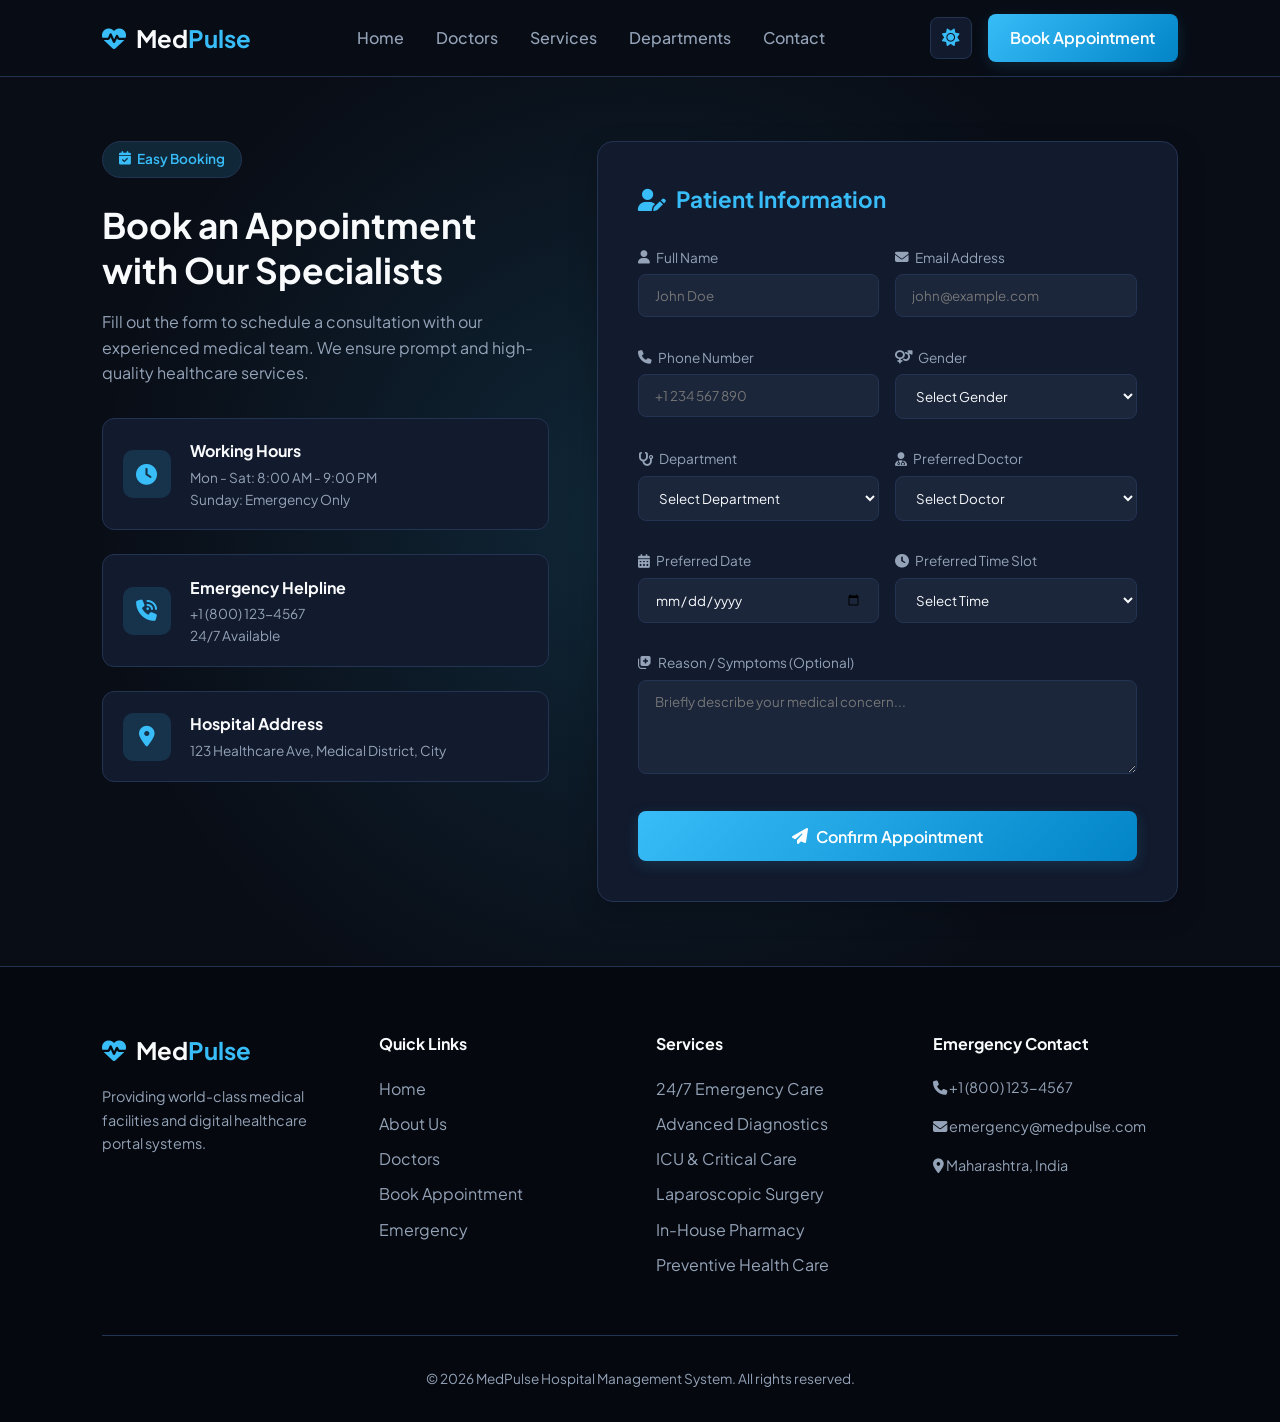
<file: appointment.html>
<!doctype html>
<html lang="en">
  <head>
    <meta charset="UTF-8" />
    <meta name="viewport" content="width=device-width, initial-scale=1.0" />
    <title>Book Appointment - MedPulse</title>
    <!-- Font Awesome Icons -->
    <link
      rel="stylesheet"
      href="https://cdnjs.cloudflare.com/ajax/libs/font-awesome/6.4.0/css/all.min.css"
    />
    <!-- Google Fonts -->
    <link
      href="https://fonts.googleapis.com/css2?family=Plus+Jakarta+Sans:wght@300;400;500;600;700&display=swap"
      rel="stylesheet"
    />
    <link rel="stylesheet" href="style.css" />
  </head>
  <body>
    <!-- Header / Navbar -->
  <header class="navbar">
      <div class="logo">
        <i class="fa-solid fa-heart-pulse"></i>
        <span>Med<strong>Pulse</strong></span>
      </div>

      <!-- डेस्कटॉपसाठी मेनू -->
      <nav class="nav-links desktop-nav">
        <a href="index.html">Home</a>
        <a href="doctors.html">Doctors</a>
        <a href="services.html">Services</a>
        <a href="departments.html">Departments</a>
        <a href="contact.html">Contact</a>
      </nav>

      <div class="nav-actions">
        <button id="theme-toggle" class="theme-toggle-btn" title="Toggle Theme">
          <i class="fa-solid fa-sun"></i>
        </button>
        <a href="appointment.html" class="btn-primary">Book Appointment</a>
      </div>
    </header>

    <!-- Appointment Section -->
    <section class="appointment-section">
      <div class="appointment-container">
        <!-- Left Info Panel -->
        <div class="appointment-info">
          <span class="badge"
            ><i class="fa-solid fa-calendar-check"></i> Easy Booking</span
          >
          <h2>Book an Appointment with Our Specialists</h2>
          <p>
            Fill out the form to schedule a consultation with our experienced
            medical team. We ensure prompt and high-quality healthcare services.
          </p>

          <div class="info-list">
            <div class="info-item">
              <div class="info-icon"><i class="fa-solid fa-clock"></i></div>
              <div>
                <h4>Working Hours</h4>
                <p>Mon - Sat: 8:00 AM - 9:00 PM<br />Sunday: Emergency Only</p>
              </div>
            </div>
            <div class="info-item">
              <div class="info-icon">
                <i class="fa-solid fa-phone-volume"></i>
              </div>
              <div>
                <h4>Emergency Helpline</h4>
                <p>+1 (800) 123-4567<br />24/7 Available</p>
              </div>
            </div>
            <div class="info-item">
              <div class="info-icon">
                <i class="fa-solid fa-location-dot"></i>
              </div>
              <div>
                <h4>Hospital Address</h4>
                <p>123 Healthcare Ave, Medical District, City</p>
              </div>
            </div>
          </div>
        </div>

        <!-- Right Form Panel -->
        <div class="appointment-form-card">
          <h3><i class="fa-solid fa-user-pen"></i> Patient Information</h3>

          <form class="appointment-form">
            <div class="form-row">
              <div class="input-group">
                <label><i class="fa-solid fa-user"></i> Full Name</label>
                <input type="text" placeholder="John Doe" required />
              </div>
              <div class="input-group">
                <label
                  ><i class="fa-solid fa-envelope"></i> Email Address</label
                >
                <input type="email" placeholder="john@example.com" required />
              </div>
            </div>

            <div class="form-row">
              <div class="input-group">
                <label><i class="fa-solid fa-phone"></i> Phone Number</label>
                <input type="tel" placeholder="+1 234 567 890" required />
              </div>
              <div class="input-group">
                <label><i class="fa-solid fa-venus-mars"></i> Gender</label>
                <select required>
                  <option value="">Select Gender</option>
                  <option>Male</option>
                  <option>Female</option>
                  <option>Other</option>
                </select>
              </div>
            </div>

            <div class="form-row">
              <div class="input-group">
                <label
                  ><i class="fa-solid fa-stethoscope"></i> Department</label
                >
                <select required>
                  <option value="">Select Department</option>
                  <option>Cardiology</option>
                  <option>Neurology</option>
                  <option>Pediatrics</option>
                  <option>Orthopedics</option>
                  <option>General Medicine</option>
                </select>
              </div>
              <div class="input-group">
                <label
                  ><i class="fa-solid fa-user-md"></i> Preferred Doctor</label
                >
                <select required>
                  <option value="">Select Doctor</option>
                  <option>Dr. Sarah Jenkins</option>
                  <option>Dr. Alex Mercer</option>
                  <option>Dr. Elena Rostova</option>
                  <option>Any Available Doctor</option>
                </select>
              </div>
            </div>

            <div class="form-row">
              <div class="input-group">
                <label
                  ><i class="fa-solid fa-calendar-days"></i> Preferred
                  Date</label
                >
                <input type="date" required />
              </div>
              <div class="input-group">
                <label
                  ><i class="fa-solid fa-clock"></i> Preferred Time Slot</label
                >
                <select required>
                  <option value="">Select Time</option>
                  <option>09:00 AM - 11:00 AM</option>
                  <option>11:00 AM - 01:00 PM</option>
                  <option>02:00 PM - 04:00 PM</option>
                  <option>04:00 PM - 06:00 PM</option>
                </select>
              </div>
            </div>

            <div class="input-group full-width">
              <label
                ><i class="fa-solid fa-notes-medical"></i> Reason / Symptoms
                (Optional)</label
              >
              <textarea
                rows="4"
                placeholder="Briefly describe your medical concern..."
              ></textarea>
            </div>

            <button type="submit" class="btn-primary btn-block">
              <i class="fa-solid fa-paper-plane"></i> Confirm Appointment
            </button>
          </form>
        </div>
      </div>
    </section>

    <!-- Footer -->
    <footer class="footer">
      <div class="footer-content">
        <div class="footer-col">
          <div class="logo">
            <i class="fa-solid fa-heart-pulse"></i>
            <span>Med<strong>Pulse</strong></span>
          </div>
          <p>
            Providing world-class medical facilities and digital healthcare
            portal systems.
          </p>
        </div>
        <div class="footer-col">
          <h4>Quick Links</h4>
          <ul>
            <li><a href="index.html">Home</a></li>
            <li><a href="">About Us</a></li>
            <li><a href="">Doctors</a></li>
            <li><a href="appointment.html">Book Appointment</a></li>
            <li><a href="emergency.html">Emergency</a></li>
          </ul>
        </div>

        <div class="footer-col">
          <h4>Services</h4>
          <ul>
            <li><a href="#">24/7 Emergency Care</a></li>
            <li><a href="#">Advanced Diagnostics</a></li>
            <li><a href="#">ICU & Critical Care</a></li>
            <li><a href="#">Laparoscopic Surgery </a></li>
            <li><a href="#">In-House Pharmacy</a></li>
            <li><a href="#">Preventive Health Care</a></li>
          </ul>
        </div>
        <div class="footer-col">
          <h4>Emergency Contact</h4>
          <p><i class="fa-solid fa-phone"></i> +1 (800) 123-4567</p>
          <p><i class="fa-solid fa-envelope"></i> emergency@medpulse.com</p>
          <p><i class="fa-solid fa-location-dot"></i> Maharashtra, India</p>
        </div>
      </div>
      <div class="footer-bottom">
        <p>
          &copy; 2026 MedPulse Hospital Management System. All rights reserved.
        </p>
      </div>
    </footer>

    <nav class="mobile-bottom-nav">
      <a href="index.html" class="active">
        <i class="fa-solid fa-house"></i>
        <span>Home</span>
      </a>
      <a href="doctors.html">
        <i class="fa-solid fa-user-doctor"></i>
        <span>Doctors</span>
      </a>
      <a href="services.html">
        <i class="fa-solid fa-stethoscope"></i>
        <span>Services</span>
      </a>
      <a href="departments.html">
        <i class="fa-solid fa-sitemap"></i>
        <span>Depts</span>
      </a>
      <a href="contact.html">
        <i class="fa-solid fa-headset"></i>
        <span>Contact</span>
      </a>
    </nav>

    <!-- JS for Theme Toggle -->
    <script src="javascript.js"></script>
  </body>
</html>
</file>
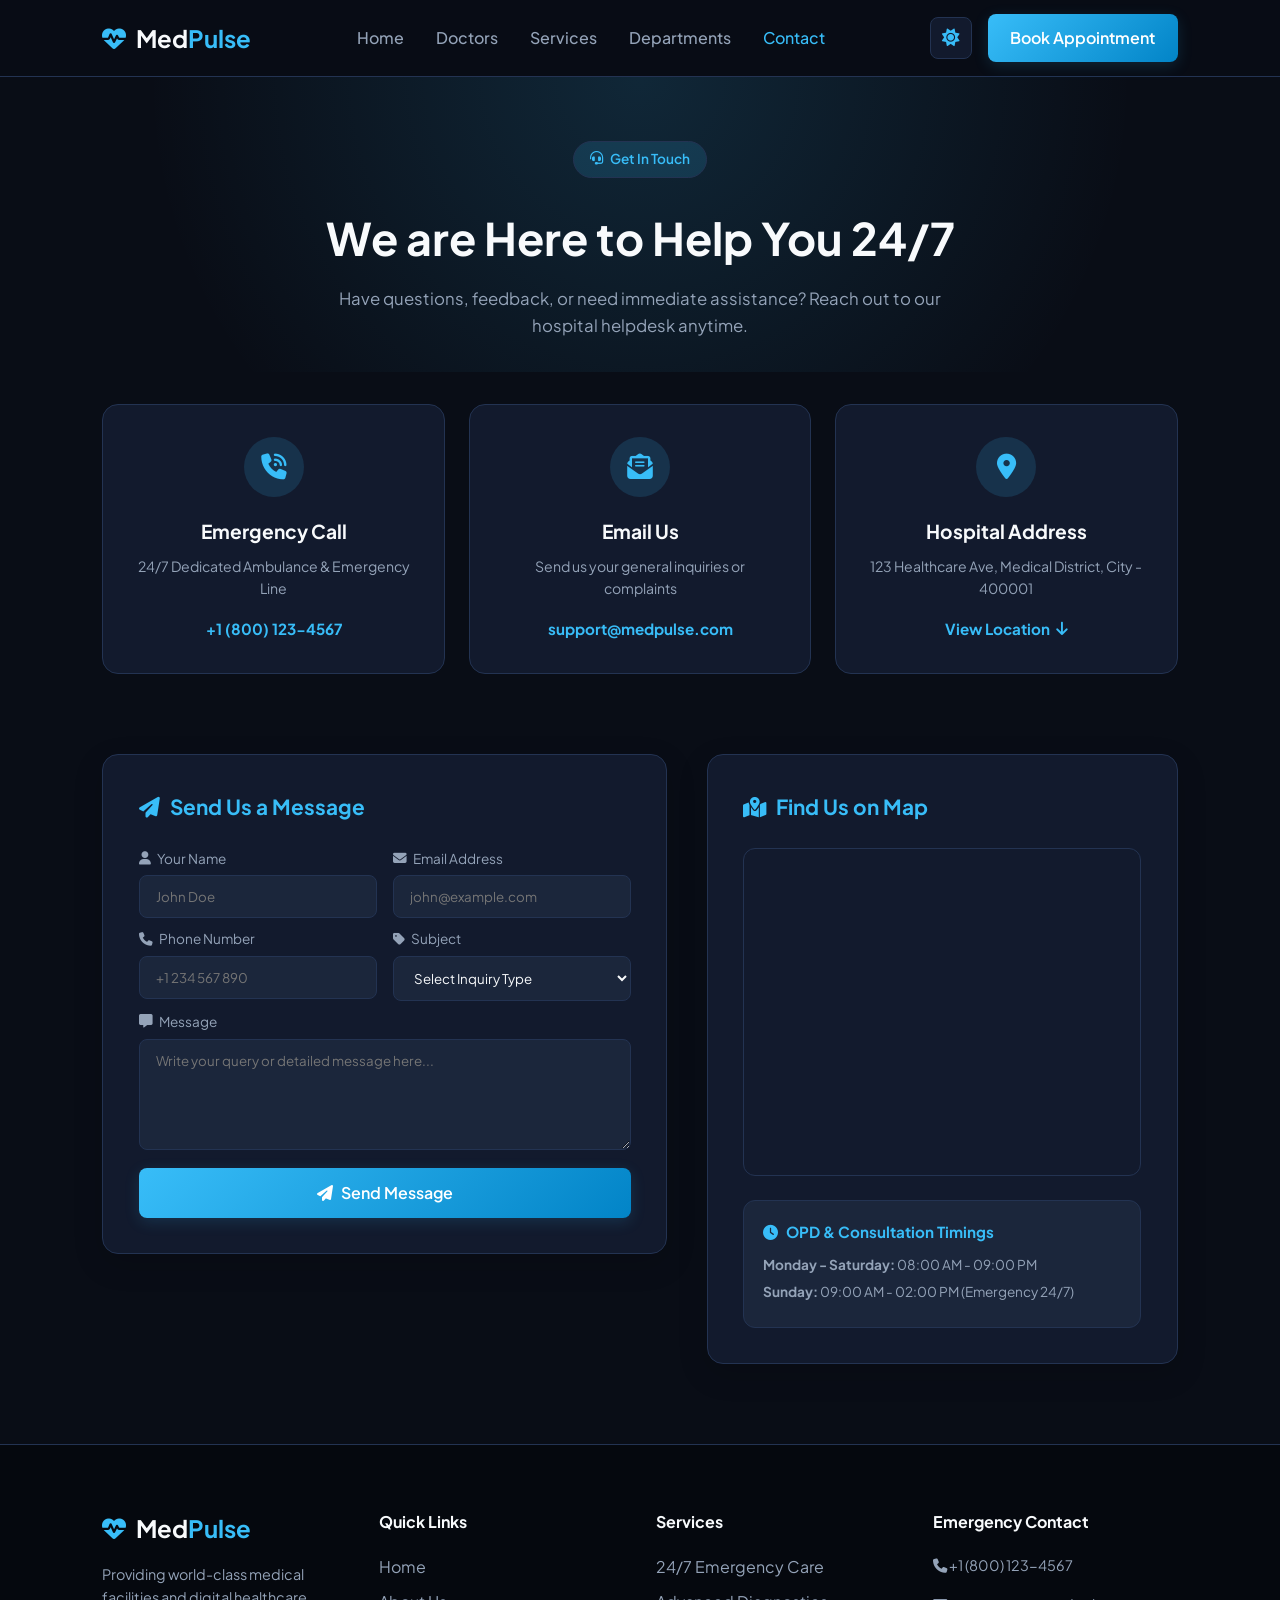
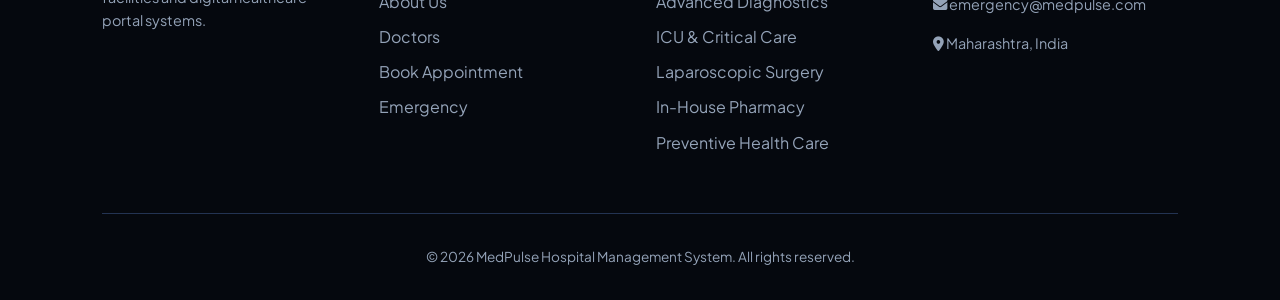
<file: contact.html>
<!doctype html>
<html lang="en">
  <head>
    <meta charset="UTF-8" />
    <meta name="viewport" content="width=device-width, initial-scale=1.0" />
    <title>Contact Us - MedPulse</title>
    <!-- Font Awesome Icons -->
    <link
      rel="stylesheet"
      href="https://cdnjs.cloudflare.com/ajax/libs/font-awesome/6.4.0/css/all.min.css"
    />
    <!-- Google Fonts -->
    <link
      href="https://fonts.googleapis.com/css2?family=Plus+Jakarta+Sans:wght@300;400;500;600;700&display=swap"
      rel="stylesheet"
    />
    <link rel="stylesheet" href="style.css" />
  </head>
  <body>
    <!-- Header / Navbar -->
    <header class="navbar">
      <div class="logo">
        <i class="fa-solid fa-heart-pulse"></i>
        <span>Med<strong>Pulse</strong></span>
      </div>

      <!-- डेस्कटॉपसाठी मेनू -->
      <nav class="nav-links desktop-nav">
        <a href="index.html">Home</a>
        <a href="doctors.html">Doctors</a>
        <a href="services.html">Services</a>
        <a href="departments.html">Departments</a>
        <a href="contact.html" class="active">Contact</a>
      </nav>

      <div class="nav-actions">
        <button id="theme-toggle" class="theme-toggle-btn" title="Toggle Theme">
          <i class="fa-solid fa-sun"></i>
        </button>
        <a href="appointment.html" class="btn-primary">Book Appointment</a>
      </div>
    </header>

    <!-- Page Banner -->
    <section class="page-banner">
      <span class="badge"
        ><i class="fa-solid fa-headset"></i> Get In Touch</span
      >
      <h1>We are Here to Help You 24/7</h1>
      <p>
        Have questions, feedback, or need immediate assistance? Reach out to our
        hospital helpdesk anytime.
      </p>
    </section>

    <!-- Contact Info Cards -->
    <section class="contact-cards-section">
      <div class="contact-cards-grid">
        <div class="contact-card">
          <div class="contact-icon">
            <i class="fa-solid fa-phone-volume"></i>
          </div>
          <h3>Emergency Call</h3>
          <p>24/7 Dedicated Ambulance & Emergency Line</p>
          <a href="tel:+18001234567" class="card-link">+1 (800) 123-4567</a>
        </div>

        <div class="contact-card">
          <div class="contact-icon">
            <i class="fa-solid fa-envelope-open-text"></i>
          </div>
          <h3>Email Us</h3>
          <p>Send us your general inquiries or complaints</p>
          <a href="mailto:support@medpulse.com" class="card-link"
            >support@medpulse.com</a
          >
        </div>

        <div class="contact-card">
          <div class="contact-icon">
            <i class="fa-solid fa-location-dot"></i>
          </div>
          <h3>Hospital Address</h3>
          <p>123 Healthcare Ave, Medical District, City - 400001</p>
          <a href="#map-section" class="card-link"
            >View Location <i class="fa-solid fa-arrow-down"></i
          ></a>
        </div>
      </div>
    </section>

    <!-- Contact Form & Map Section -->
    <section class="contact-main-section">
      <div class="contact-container">
        <!-- Left Contact Form -->
        <div class="contact-form-card">
          <h3><i class="fa-solid fa-paper-plane"></i> Send Us a Message</h3>
          <form class="contact-form">
            <div class="form-row">
              <div class="input-group">
                <label><i class="fa-solid fa-user"></i> Your Name</label>
                <input type="text" placeholder="John Doe" required />
              </div>
              <div class="input-group">
                <label
                  ><i class="fa-solid fa-envelope"></i> Email Address</label
                >
                <input type="email" placeholder="john@example.com" required />
              </div>
            </div>

            <div class="form-row">
              <div class="input-group">
                <label><i class="fa-solid fa-phone"></i> Phone Number</label>
                <input type="tel" placeholder="+1 234 567 890" required />
              </div>
              <div class="input-group">
                <label><i class="fa-solid fa-tag"></i> Subject</label>
                <select required>
                  <option value="">Select Inquiry Type</option>
                  <option>General Inquiry</option>
                  <option>Doctor Consultation</option>
                  <option>Billing & Insurance</option>
                  <option>Feedback / Complaint</option>
                </select>
              </div>
            </div>

            <div class="input-group full-width">
              <label><i class="fa-solid fa-message"></i> Message</label>
              <textarea
                rows="5"
                placeholder="Write your query or detailed message here..."
                required
              ></textarea>
            </div>

            <button type="submit" class="btn-primary btn-block">
              <i class="fa-solid fa-paper-plane"></i> Send Message
            </button>
          </form>
        </div>

        <!-- Right Side Map & Details -->
        <div class="map-card" id="map-section">
          <h3><i class="fa-solid fa-map-location-dot"></i> Find Us on Map</h3>
          <div class="map-wrapper">
            <!-- Google Map Placeholder Frame -->
            <iframe
              src="https://www.google.com/maps/embed?pb=!1m18!1m12!1m3!1d3783.2512345678!2d73.8567!3d18.5204!2m3!1f0!2f0!3f0!3m2!1i1024!2i768!4f13.1!3m3!1m2!1s0x0%3A0x0!2zMTjCsDMxJzEzLjQiTiA3M8KwNTEnMjQuMSJF!5e0!3m2!1sen!2sin!4v1620000000000!5m2!1sen!2sin"
              width="100%"
              height="320"
              style="border: 0"
              allowfullscreen=""
              loading="lazy"
            >
            </iframe>
          </div>
          <div class="working-hours-box">
            <h4>
              <i class="fa-solid fa-clock"></i> OPD & Consultation Timings
            </h4>
            <p><strong>Monday - Saturday:</strong> 08:00 AM - 09:00 PM</p>
            <p><strong>Sunday:</strong> 09:00 AM - 02:00 PM (Emergency 24/7)</p>
          </div>
        </div>
      </div>
    </section>

    <!-- Footer -->
    <footer class="footer">
      <div class="footer-content">
        <div class="footer-col">
          <div class="logo">
            <i class="fa-solid fa-heart-pulse"></i>
            <span>Med<strong>Pulse</strong></span>
          </div>
          <p>
            Providing world-class medical facilities and digital healthcare
            portal systems.
          </p>
        </div>
        <div class="footer-col">
          <h4>Quick Links</h4>
          <ul>
            <li><a href="index.html">Home</a></li>
            <li><a href="">About Us</a></li>
            <li><a href="#">Doctors</a></li>
            <li><a href="appointment.html">Book Appointment</a></li>
            <li><a href="emergency.html">Emergency</a></li>
          </ul>
        </div>

        <div class="footer-col">
          <h4>Services</h4>
          <ul>
            <li><a href="#">24/7 Emergency Care</a></li>
            <li><a href="#">Advanced Diagnostics</a></li>
            <li><a href="#">ICU & Critical Care</a></li>
            <li><a href="#">Laparoscopic Surgery </a></li>
            <li><a href="#">In-House Pharmacy</a></li>
            <li><a href="#">Preventive Health Care</a></li>
          </ul>
        </div>
        <div class="footer-col">
          <h4>Emergency Contact</h4>
          <p><i class="fa-solid fa-phone"></i> +1 (800) 123-4567</p>
          <p><i class="fa-solid fa-envelope"></i> emergency@medpulse.com</p>
          <p><i class="fa-solid fa-location-dot"></i> Maharashtra, India</p>
        </div>
      </div>
      <div class="footer-bottom">
        <p>
          &copy; 2026 MedPulse Hospital Management System. All rights reserved.
        </p>
      </div>
    </footer>

    <nav class="mobile-bottom-nav">
      <a href="index.html" class="active">
        <i class="fa-solid fa-house"></i>
        <span>Home</span>
      </a>
      <a href="doctors.html">
        <i class="fa-solid fa-user-doctor"></i>
        <span>Doctors</span>
      </a>
      <a href="services.html">
        <i class="fa-solid fa-stethoscope"></i>
        <span>Services</span>
      </a>
      <a href="departments.html">
        <i class="fa-solid fa-sitemap"></i>
        <span>Depts</span>
      </a>
      <a href="contact.html">
        <i class="fa-solid fa-headset"></i>
        <span>Contact</span>
      </a>
    </nav>

    <!-- JS Script for Light/Dark Mode -->
    <script src="javascript.js"></script>
  </body>
</html>
</file>
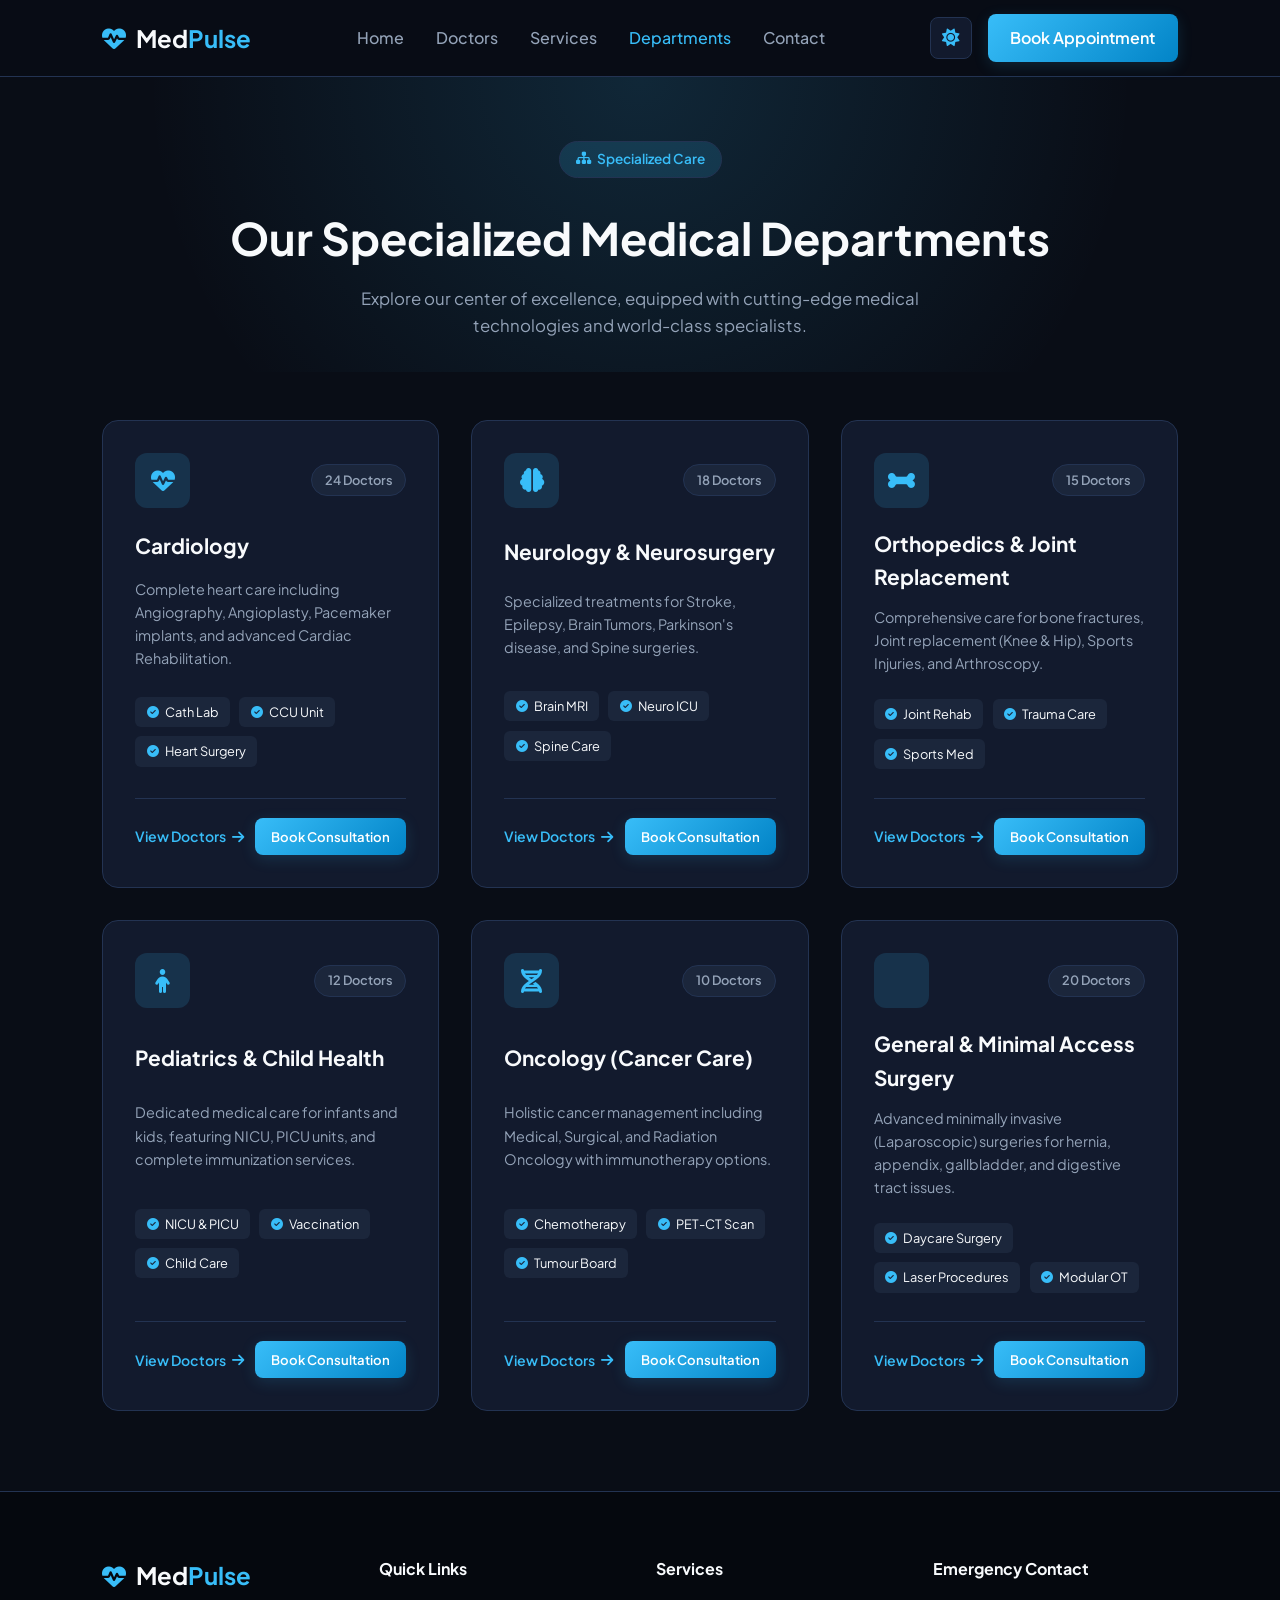
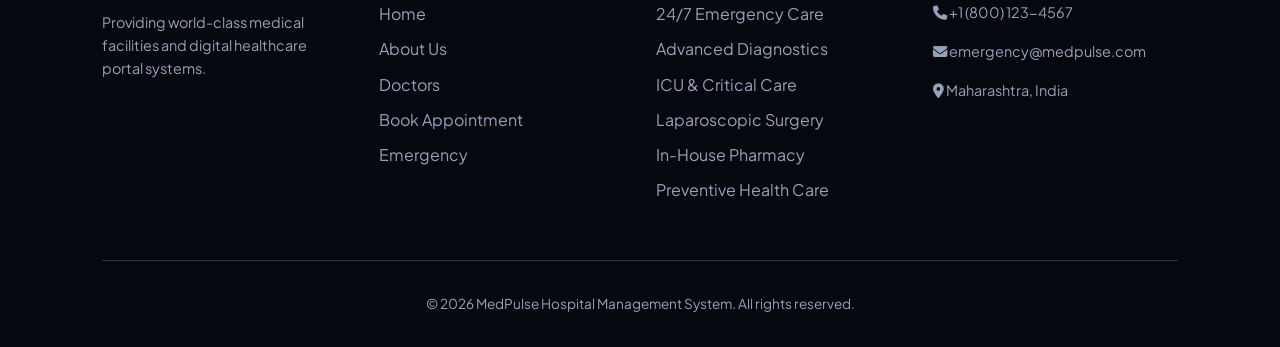
<file: departments.html>
<!doctype html>
<html lang="en">
  <head>
    <meta charset="UTF-8" />
    <meta name="viewport" content="width=device-width, initial-scale=1.0" />
    <title>Clinical Departments - MedPulse</title>
    <!-- Font Awesome Icons -->
    <link
      rel="stylesheet"
      href="https://cdnjs.cloudflare.com/ajax/libs/font-awesome/6.4.0/css/all.min.css"
    />
    <!-- Google Fonts -->
    <link
      href="https://fonts.googleapis.com/css2?family=Plus+Jakarta+Sans:wght@300;400;500;600;700&display=swap"
      rel="stylesheet"
    />
    <link rel="stylesheet" href="style.css" />
  </head>
  <body>
    <!-- Header / Navbar -->
    <header class="navbar">
      <div class="logo">
        <i class="fa-solid fa-heart-pulse"></i>
        <span>Med<strong>Pulse</strong></span>
      </div>

      <!-- डेस्कटॉपसाठी मेनू -->
      <nav class="nav-links desktop-nav">
        <a href="index.html">Home</a>
        <a href="doctors.html">Doctors</a>
        <a href="services.html">Services</a>
        <a href="departments.html" class="active">Departments</a>
        <a href="contact.html">Contact</a>
      </nav>

      <div class="nav-actions">
        <button id="theme-toggle" class="theme-toggle-btn" title="Toggle Theme">
          <i class="fa-solid fa-sun"></i>
        </button>
        <a href="appointment.html" class="btn-primary">Book Appointment</a>
      </div>
    </header>

    <!-- Page Banner -->
    <section class="page-banner">
      <span class="badge"
        ><i class="fa-solid fa-sitemap"></i> Specialized Care</span
      >
      <h1>Our Specialized Medical Departments</h1>
      <p>
        Explore our center of excellence, equipped with cutting-edge medical
        technologies and world-class specialists.
      </p>
    </section>

    <!-- Departments Grid Section -->
    <section class="departments-page-section">
      <div class="departments-grid">
        <!-- Department 1 -->
        <div class="dept-card">
          <div class="dept-icon-header">
            <div class="dept-icon"><i class="fa-solid fa-heart-pulse"></i></div>
            <span class="dept-badge">24 Doctors</span>
          </div>
          <h3>Cardiology</h3>
          <p>
            Complete heart care including Angiography, Angioplasty, Pacemaker
            implants, and advanced Cardiac Rehabilitation.
          </p>
          <div class="dept-features">
            <span><i class="fa-solid fa-circle-check"></i> Cath Lab</span>
            <span><i class="fa-solid fa-circle-check"></i> CCU Unit</span>
            <span><i class="fa-solid fa-circle-check"></i> Heart Surgery</span>
          </div>
          <div class="dept-footer">
            <a href="doctors.html" class="dept-link"
              >View Doctors <i class="fa-solid fa-arrow-right"></i
            ></a>
            <a href="appointment.html" class="btn-primary btn-xs"
              >Book Consultation</a
            >
          </div>
        </div>

        <!-- Department 2 -->
        <div class="dept-card">
          <div class="dept-icon-header">
            <div class="dept-icon"><i class="fa-solid fa-brain"></i></div>
            <span class="dept-badge">18 Doctors</span>
          </div>
          <h3>Neurology & Neurosurgery</h3>
          <p>
            Specialized treatments for Stroke, Epilepsy, Brain Tumors,
            Parkinson's disease, and Spine surgeries.
          </p>
          <div class="dept-features">
            <span><i class="fa-solid fa-circle-check"></i> Brain MRI</span>
            <span><i class="fa-solid fa-circle-check"></i> Neuro ICU</span>
            <span><i class="fa-solid fa-circle-check"></i> Spine Care</span>
          </div>
          <div class="dept-footer">
            <a href="doctors.html" class="dept-link"
              >View Doctors <i class="fa-solid fa-arrow-right"></i
            ></a>
            <a href="appointment.html" class="btn-primary btn-xs"
              >Book Consultation</a
            >
          </div>
        </div>

        <!-- Department 3 -->
        <div class="dept-card">
          <div class="dept-icon-header">
            <div class="dept-icon"><i class="fa-solid fa-bone"></i></div>
            <span class="dept-badge">15 Doctors</span>
          </div>
          <h3>Orthopedics & Joint Replacement</h3>
          <p>
            Comprehensive care for bone fractures, Joint replacement (Knee &
            Hip), Sports Injuries, and Arthroscopy.
          </p>
          <div class="dept-features">
            <span><i class="fa-solid fa-circle-check"></i> Joint Rehab</span>
            <span><i class="fa-solid fa-circle-check"></i> Trauma Care</span>
            <span><i class="fa-solid fa-circle-check"></i> Sports Med</span>
          </div>
          <div class="dept-footer">
            <a href="doctors.html" class="dept-link"
              >View Doctors <i class="fa-solid fa-arrow-right"></i
            ></a>
            <a href="appointment.html" class="btn-primary btn-xs"
              >Book Consultation</a
            >
          </div>
        </div>

        <!-- Department 4 -->
        <div class="dept-card">
          <div class="dept-icon-header">
            <div class="dept-icon"><i class="fa-solid fa-child"></i></div>
            <span class="dept-badge">12 Doctors</span>
          </div>
          <h3>Pediatrics & Child Health</h3>
          <p>
            Dedicated medical care for infants and kids, featuring NICU, PICU
            units, and complete immunization services.
          </p>
          <div class="dept-features">
            <span><i class="fa-solid fa-circle-check"></i> NICU & PICU</span>
            <span><i class="fa-solid fa-circle-check"></i> Vaccination</span>
            <span><i class="fa-solid fa-circle-check"></i> Child Care</span>
          </div>
          <div class="dept-footer">
            <a href="doctors.html" class="dept-link"
              >View Doctors <i class="fa-solid fa-arrow-right"></i
            ></a>
            <a href="appointment.html" class="btn-primary btn-xs"
              >Book Consultation</a
            >
          </div>
        </div>

        <!-- Department 5 -->
        <div class="dept-card">
          <div class="dept-icon-header">
            <div class="dept-icon"><i class="fa-solid fa-dna"></i></div>
            <span class="dept-badge">10 Doctors</span>
          </div>
          <h3>Oncology (Cancer Care)</h3>
          <p>
            Holistic cancer management including Medical, Surgical, and
            Radiation Oncology with immunotherapy options.
          </p>
          <div class="dept-features">
            <span><i class="fa-solid fa-circle-check"></i> Chemotherapy</span>
            <span><i class="fa-solid fa-circle-check"></i> PET-CT Scan</span>
            <span><i class="fa-solid fa-circle-check"></i> Tumour Board</span>
          </div>
          <div class="dept-footer">
            <a href="doctors.html" class="dept-link"
              >View Doctors <i class="fa-solid fa-arrow-right"></i
            ></a>
            <a href="appointment.html" class="btn-primary btn-xs"
              >Book Consultation</a
            >
          </div>
        </div>

        <!-- Department 6 -->
        <div class="dept-card">
          <div class="dept-icon-header">
            <div class="dept-icon"><i class="fa-solid fa-stretcher"></i></div>
            <span class="dept-badge">20 Doctors</span>
          </div>
          <h3>General & Minimal Access Surgery</h3>
          <p>
            Advanced minimally invasive (Laparoscopic) surgeries for hernia,
            appendix, gallbladder, and digestive tract issues.
          </p>
          <div class="dept-features">
            <span
              ><i class="fa-solid fa-circle-check"></i> Daycare Surgery</span
            >
            <span
              ><i class="fa-solid fa-circle-check"></i> Laser Procedures</span
            >
            <span><i class="fa-solid fa-circle-check"></i> Modular OT</span>
          </div>
          <div class="dept-footer">
            <a href="doctors.html" class="dept-link"
              >View Doctors <i class="fa-solid fa-arrow-right"></i
            ></a>
            <a href="appointment.html" class="btn-primary btn-xs"
              >Book Consultation</a
            >
          </div>
        </div>
      </div>
    </section>

    <!-- Footer -->
    <footer class="footer">
      <div class="footer-content">
        <div class="footer-col">
          <div class="logo">
            <i class="fa-solid fa-heart-pulse"></i>
            <span>Med<strong>Pulse</strong></span>
          </div>
          <p>
            Providing world-class medical facilities and digital healthcare
            portal systems.
          </p>
        </div>
        <div class="footer-col">
          <h4>Quick Links</h4>
          <ul>
            <li><a href="index.html">Home</a></li>
            <li><a href="">About Us</a></li>
            <li><a href="#">Doctors</a></li>
            <li><a href="appointment.html">Book Appointment</a></li>
            <li><a href="emergency.html">Emergency</a></li>
          </ul>
        </div>

        <div class="footer-col">
          <h4>Services</h4>
          <ul>
            <li><a href="#">24/7 Emergency Care</a></li>
            <li><a href="#">Advanced Diagnostics</a></li>
            <li><a href="#">ICU & Critical Care</a></li>
            <li><a href="#">Laparoscopic Surgery </a></li>
            <li><a href="#">In-House Pharmacy</a></li>
            <li><a href="#">Preventive Health Care</a></li>
          </ul>
        </div>
        <div class="footer-col">
          <h4>Emergency Contact</h4>
          <p><i class="fa-solid fa-phone"></i> +1 (800) 123-4567</p>
          <p><i class="fa-solid fa-envelope"></i> emergency@medpulse.com</p>
          <p><i class="fa-solid fa-location-dot"></i> Maharashtra, India</p>
        </div>
      </div>
      <div class="footer-bottom">
        <p>
          &copy; 2026 MedPulse Hospital Management System. All rights reserved.
        </p>
      </div>
    </footer>

    <nav class="mobile-bottom-nav">
      <a href="index.html" class="active">
        <i class="fa-solid fa-house"></i>
        <span>Home</span>
      </a>
      <a href="doctors.html">
        <i class="fa-solid fa-user-doctor"></i>
        <span>Doctors</span>
      </a>
      <a href="services.html">
        <i class="fa-solid fa-stethoscope"></i>
        <span>Services</span>
      </a>
      <a href="departments.html">
        <i class="fa-solid fa-sitemap"></i>
        <span>Depts</span>
      </a>
      <a href="contact.html">
        <i class="fa-solid fa-headset"></i>
        <span>Contact</span>
      </a>
    </nav>

    <!-- Theme Toggle JS Script -->
    <script src="javascript.js"></script>
  </body>
</html>
</file>
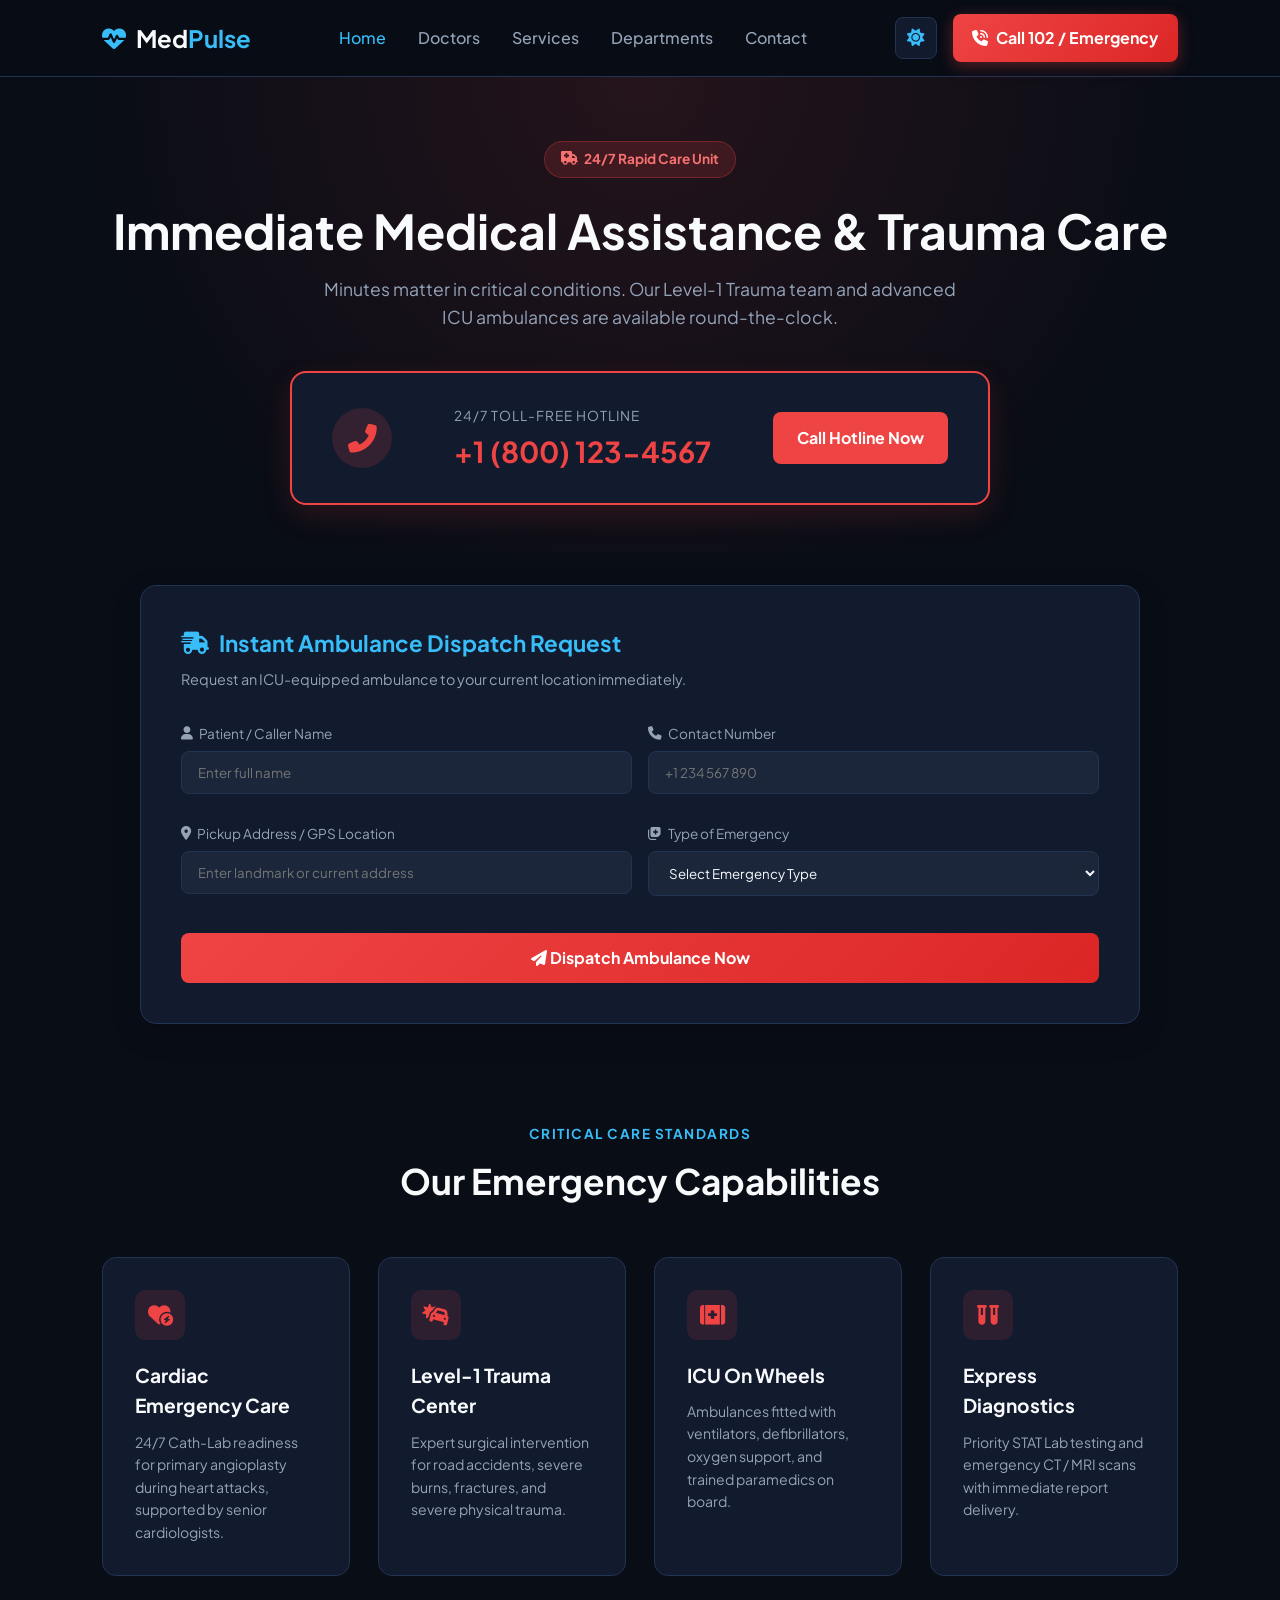
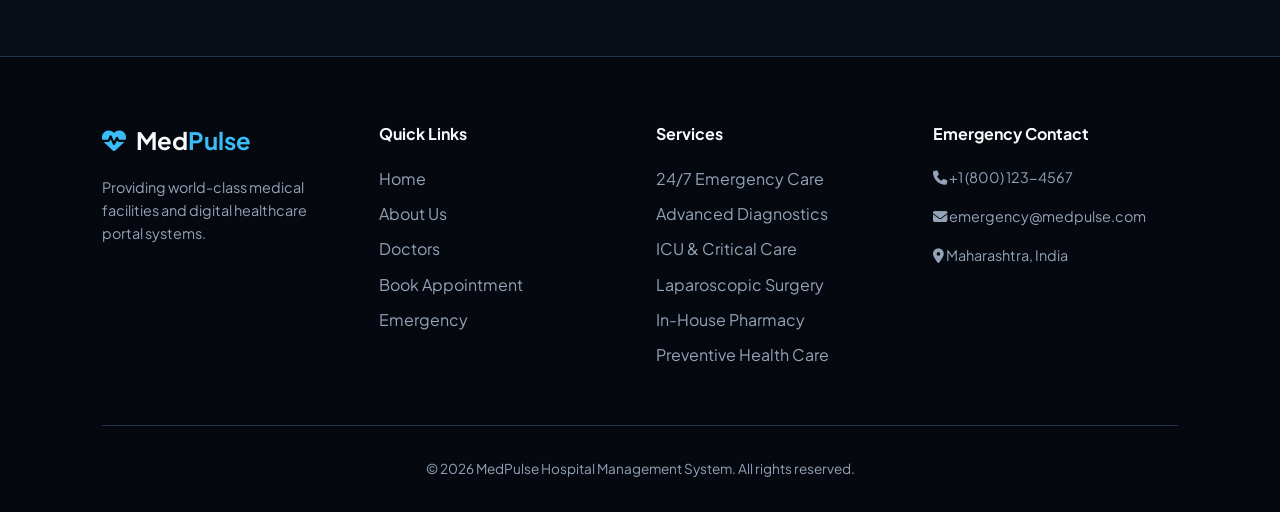
<file: emergency.html>
<!doctype html>
<html lang="en">
  <head>
    <meta charset="UTF-8" />
    <meta name="viewport" content="width=device-width, initial-scale=1.0" />
    <title>24/7 Emergency Care - MedPulse</title>
    <!-- Font Awesome Icons -->
    <link
      rel="stylesheet"
      href="https://cdnjs.cloudflare.com/ajax/libs/font-awesome/6.4.0/css/all.min.css"
    />
    <!-- Google Fonts -->
    <link
      href="https://fonts.googleapis.com/css2?family=Plus+Jakarta+Sans:wght@300;400;500;600;700&display=swap"
      rel="stylesheet"
    />
    <link rel="stylesheet" href="style.css" />
  </head>
  <body>
    <!-- Header / Navbar -->
    <header class="navbar">
      <div class="logo">
        <i class="fa-solid fa-heart-pulse"></i>
        <span>Med<strong>Pulse</strong></span>
      </div>

      <!-- डेस्कटॉपसाठी मेनू -->
      <nav class="nav-links desktop-nav">
        <a href="index.html" class="active">Home</a>
        <a href="doctors.html">Doctors</a>
        <a href="services.html">Services</a>
        <a href="departments.html">Departments</a>
        <a href="contact.html">Contact</a>
      </nav>

      <div class="nav-actions">
        <button id="theme-toggle" class="theme-toggle-btn" title="Toggle Theme">
          <i class="fa-solid fa-sun"></i>
        </button>
        <a href="tel:+18001234567" class="btn-emergency-nav"
          ><i class="fa-solid fa-phone-volume"></i> Call 102 / Emergency</a
        >
      </div>
    </header>

    <!-- Emergency Hero Section -->
    <section class="emergency-hero">
      <div class="emergency-hero-content">
        <span class="emergency-badge"
          ><i class="fa-solid fa-truck-medical"></i> 24/7 Rapid Care Unit</span
        >
        <h1>Immediate Medical Assistance & Trauma Care</h1>
        <p>
          Minutes matter in critical conditions. Our Level-1 Trauma team and
          advanced ICU ambulances are available round-the-clock.
        </p>

        <div class="emergency-call-card">
          <div class="call-icon">
            <i class="fa-solid fa-phone-flip"></i>
          </div>
          <div class="call-details">
            <span>24/7 Toll-Free Hotline</span>
            <h2>+1 (800) 123-4567</h2>
          </div>
          <a href="tel:+18001234567" class="btn-call-now">Call Hotline Now</a>
        </div>
      </div>
    </section>

    <!-- Quick Ambulance Request Form Section -->
    <section class="ambulance-section">
      <div class="ambulance-card">
        <h3>
          <i class="fa-solid fa-truck-fast"></i> Instant Ambulance Dispatch
          Request
        </h3>
        <p>
          Request an ICU-equipped ambulance to your current location
          immediately.
        </p>

        <form class="ambulance-form">
          <div class="form-row">
            <div class="input-group">
              <label
                ><i class="fa-solid fa-user"></i> Patient / Caller Name</label
              >
              <input type="text" placeholder="Enter full name" required />
            </div>
            <div class="input-group">
              <label><i class="fa-solid fa-phone"></i> Contact Number</label>
              <input type="tel" placeholder="+1 234 567 890" required />
            </div>
          </div>

          <div class="form-row">
            <div class="input-group">
              <label
                ><i class="fa-solid fa-location-dot"></i> Pickup Address / GPS
                Location</label
              >
              <input
                type="text"
                placeholder="Enter landmark or current address"
                required
              />
            </div>
            <div class="input-group">
              <label
                ><i class="fa-solid fa-notes-medical"></i> Type of
                Emergency</label
              >
              <select required>
                <option value="">Select Emergency Type</option>
                <option>Cardiac Arrest / Chest Pain</option>
                <option>Accident / Trauma Injury</option>
                <option>Stroke / Unconsciousness</option>
                <option>Severe Breathing Difficulty</option>
                <option>Pregnancy Emergency</option>
                <option>Other Critical Condition</option>
              </select>
            </div>
          </div>

          <button type="submit" class="btn-dispatch">
            <i class="fa-solid fa-paper-plane"></i> Dispatch Ambulance Now
          </button>
        </form>
      </div>
    </section>

    <!-- Emergency Services Breakdown -->
    <section class="emergency-services">
      <div class="section-title">
        <span>Critical Care Standards</span>
        <h2>Our Emergency Capabilities</h2>
      </div>

      <div class="emergency-grid">
        <div class="em-card">
          <div class="em-icon">
            <i class="fa-solid fa-heart-circle-bolt"></i>
          </div>
          <h3>Cardiac Emergency Care</h3>
          <p>
            24/7 Cath-Lab readiness for primary angioplasty during heart
            attacks, supported by senior cardiologists.
          </p>
        </div>

        <div class="em-card">
          <div class="em-icon"><i class="fa-solid fa-car-burst"></i></div>
          <h3>Level-1 Trauma Center</h3>
          <p>
            Expert surgical intervention for road accidents, severe burns,
            fractures, and severe physical trauma.
          </p>
        </div>

        <div class="em-card">
          <div class="em-icon"><i class="fa-solid fa-kit-medical"></i></div>
          <h3>ICU On Wheels</h3>
          <p>
            Ambulances fitted with ventilators, defibrillators, oxygen support,
            and trained paramedics on board.
          </p>
        </div>

        <div class="em-card">
          <div class="em-icon"><i class="fa-solid fa-vials"></i></div>
          <h3>Express Diagnostics</h3>
          <p>
            Priority STAT Lab testing and emergency CT / MRI scans with
            immediate report delivery.
          </p>
        </div>
      </div>
    </section>

    <!-- Footer -->
    <footer class="footer">
      <div class="footer-content">
        <div class="footer-col">
          <div class="logo">
            <i class="fa-solid fa-heart-pulse"></i>
            <span>Med<strong>Pulse</strong></span>
          </div>
          <p>
            Providing world-class medical facilities and digital healthcare
            portal systems.
          </p>
        </div>
        <div class="footer-col">
          <h4>Quick Links</h4>
          <ul>
            <li><a href="index.html">Home</a></li>
            <li><a href="">About Us</a></li>
            <li><a href="#">Doctors</a></li>
            <li><a href="appointment.html">Book Appointment</a></li>
            <li><a href="emergency.html">Emergency</a></li>
          </ul>
        </div>

        <div class="footer-col">
          <h4>Services</h4>
          <ul>
            <li><a href="#">24/7 Emergency Care</a></li>
            <li><a href="#">Advanced Diagnostics</a></li>
            <li><a href="#">ICU & Critical Care</a></li>
            <li><a href="#">Laparoscopic Surgery </a></li>
            <li><a href="#">In-House Pharmacy</a></li>
            <li><a href="#">Preventive Health Care</a></li>
          </ul>
        </div>
        <div class="footer-col">
          <h4>Emergency Contact</h4>
          <p><i class="fa-solid fa-phone"></i> +1 (800) 123-4567</p>
          <p><i class="fa-solid fa-envelope"></i> emergency@medpulse.com</p>
          <p><i class="fa-solid fa-location-dot"></i> Maharashtra, India</p>
        </div>
      </div>
      <div class="footer-bottom">
        <p>
          &copy; 2026 MedPulse Hospital Management System. All rights reserved.
        </p>
      </div>
    </footer>

    <nav class="mobile-bottom-nav">
      <a href="index.html" class="active">
        <i class="fa-solid fa-house"></i>
        <span>Home</span>
      </a>
      <a href="doctors.html">
        <i class="fa-solid fa-user-doctor"></i>
        <span>Doctors</span>
      </a>
      <a href="services.html">
        <i class="fa-solid fa-stethoscope"></i>
        <span>Services</span>
      </a>
      <a href="departments.html">
        <i class="fa-solid fa-sitemap"></i>
        <span>Depts</span>
      </a>
      <a href="contact.html">
        <i class="fa-solid fa-headset"></i>
        <span>Contact</span>
      </a>
    </nav>

    <!-- Theme Toggle JS -->
    <script src="javascript.js"></script>
  </body>
</html>
</file>
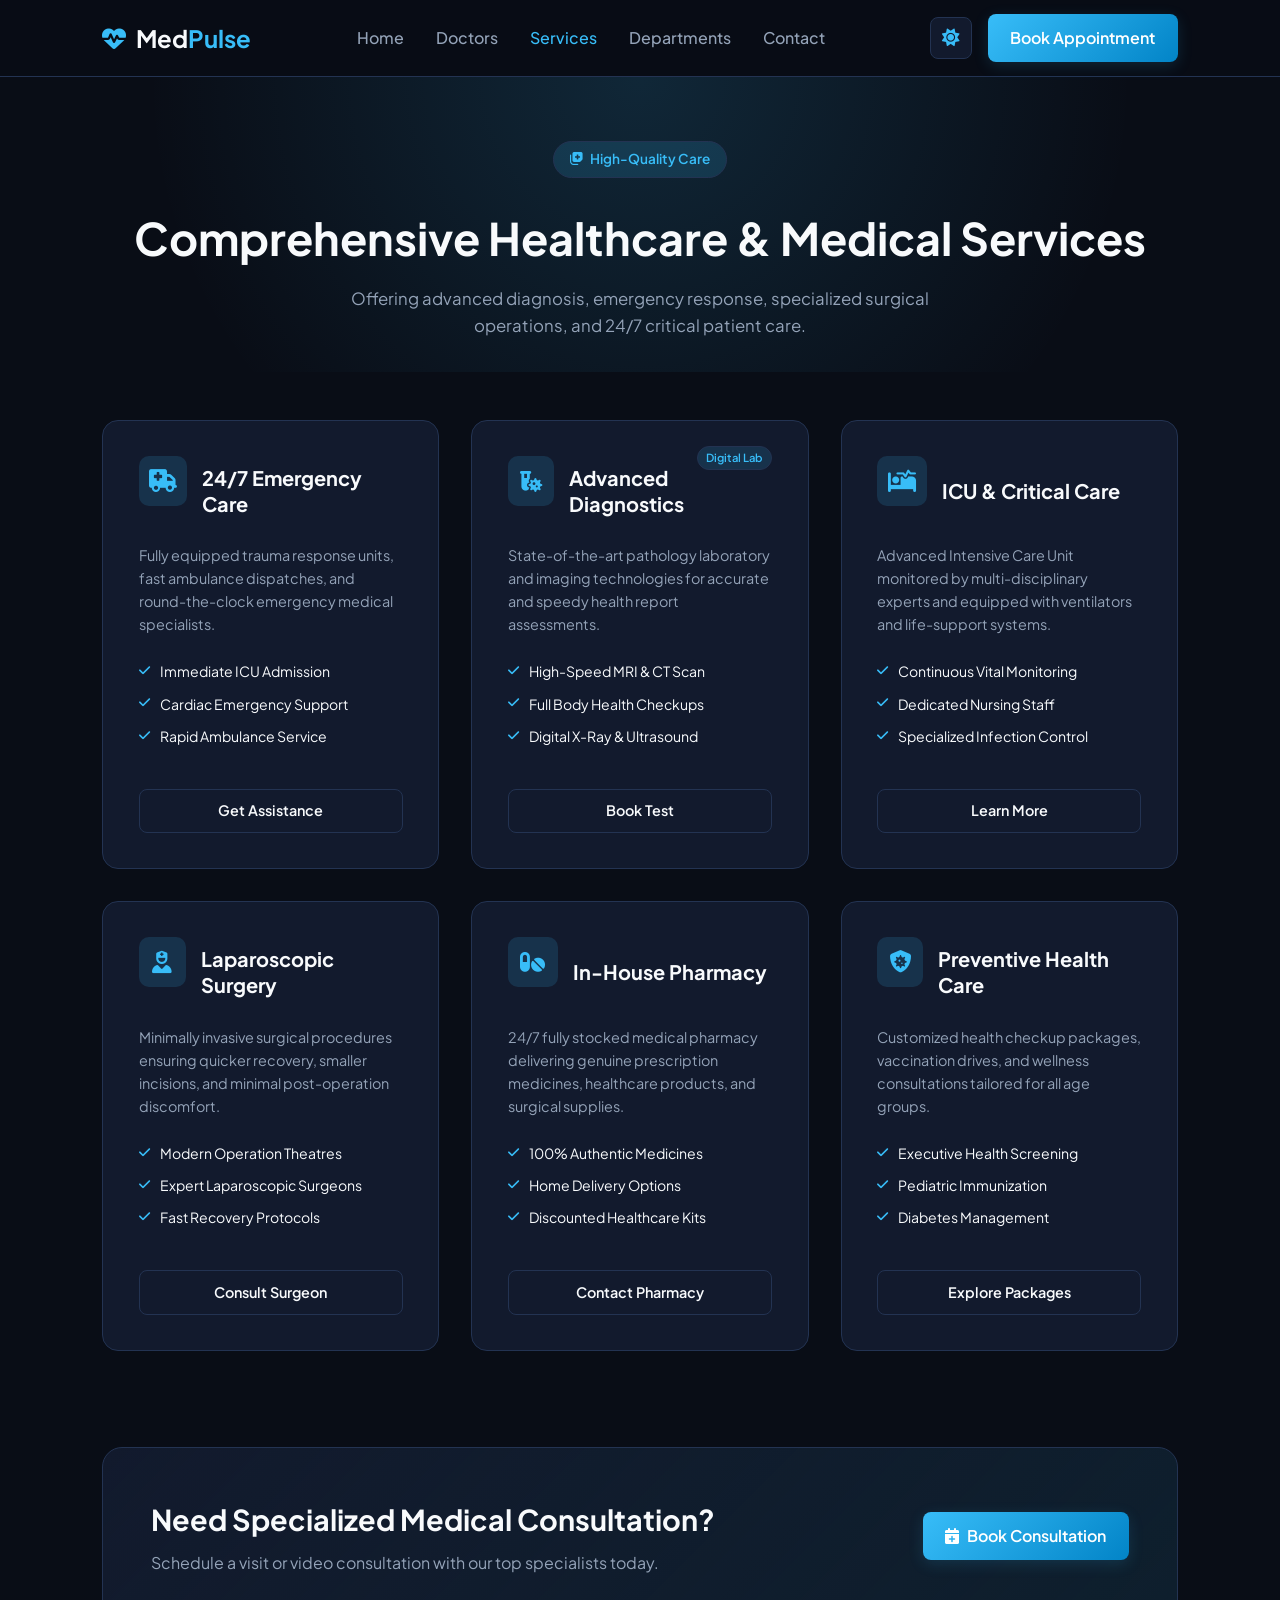
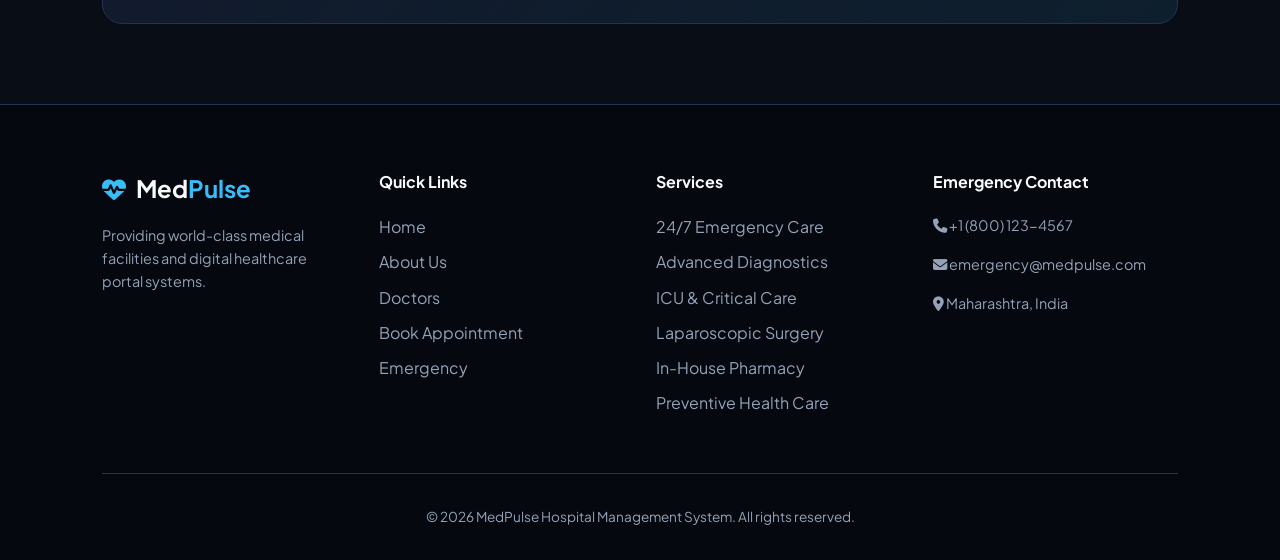
<file: services.html>
<!doctype html>
<html lang="en">
  <head>
    <meta charset="UTF-8" />
    <meta name="viewport" content="width=device-width, initial-scale=1.0" />
    <title>Medical Services - MedPulse</title>
    <!-- Font Awesome Icons -->
    <link
      rel="stylesheet"
      href="https://cdnjs.cloudflare.com/ajax/libs/font-awesome/6.4.0/css/all.min.css"
    />
    <!-- Google Fonts -->
    <link
      href="https://fonts.googleapis.com/css2?family=Plus+Jakarta+Sans:wght@300;400;500;600;700&display=swap"
      rel="stylesheet"
    />
    <link rel="stylesheet" href="style.css" />
  </head>
  <body>
    <!-- Header / Navbar -->
    <header class="navbar">
      <div class="logo">
        <i class="fa-solid fa-heart-pulse"></i>
        <span>Med<strong>Pulse</strong></span>
      </div>

      <!-- डेस्कटॉपसाठी मेनू -->
      <nav class="nav-links desktop-nav">
        <a href="index.html" >Home</a>
        <a href="doctors.html">Doctors</a>
        <a href="services.html" class="active">Services</a>
        <a href="departments.html">Departments</a>
        <a href="contact.html">Contact</a>
      </nav>

      <div class="nav-actions">
        <button id="theme-toggle" class="theme-toggle-btn" title="Toggle Theme">
          <i class="fa-solid fa-sun"></i>
        </button>
        <a href="appointment.html" class="btn-primary">Book Appointment</a>
      </div>
    </header>

    <!-- Page Banner -->
    <section class="page-banner">
      <span class="badge"
        ><i class="fa-solid fa-notes-medical"></i> High-Quality Care</span
      >
      <h1>Comprehensive Healthcare & Medical Services</h1>
      <p>
        Offering advanced diagnosis, emergency response, specialized surgical
        operations, and 24/7 critical patient care.
      </p>
    </section>

    <!-- Services Grid Section -->
    <section class="services-page-section">
      <div class="services-detailed-grid">
        <!-- Service Card 1 -->
        <div class="service-detail-card">
          <div class="service-header">
            <div class="icon-box">
              <i class="fa-solid fa-truck-medical"></i>
            </div>
            <h3>24/7 Emergency Care</h3>
          </div>
          <p>
            Fully equipped trauma response units, fast ambulance dispatches, and
            round-the-clock emergency medical specialists.
          </p>
          <ul class="service-features">
            <li><i class="fa-solid fa-check"></i> Immediate ICU Admission</li>
            <li><i class="fa-solid fa-check"></i> Cardiac Emergency Support</li>
            <li><i class="fa-solid fa-check"></i> Rapid Ambulance Service</li>
          </ul>
          <a href="appointment.html" class="btn-outline btn-sm"
            >Get Assistance</a
          >
        </div>

        <!-- Service Card 2 -->
        <div class="service-detail-card">
          <div class="service-header">
            <div class="icon-box"><i class="fa-solid fa-vial-virus"></i></div>
            <h3>Advanced Diagnostics</h3>
            <span class="tag">Digital Lab</span>
          </div>
          <p>
            State-of-the-art pathology laboratory and imaging technologies for
            accurate and speedy health report assessments.
          </p>
          <ul class="service-features">
            <li><i class="fa-solid fa-check"></i> High-Speed MRI & CT Scan</li>
            <li><i class="fa-solid fa-check"></i> Full Body Health Checkups</li>
            <li>
              <i class="fa-solid fa-check"></i> Digital X-Ray & Ultrasound
            </li>
          </ul>
          <a href="appointment.html" class="btn-outline btn-sm">Book Test</a>
        </div>

        <!-- Service Card 3 -->
        <div class="service-detail-card">
          <div class="service-header">
            <div class="icon-box"><i class="fa-solid fa-bed-pulse"></i></div>
            <h3>ICU & Critical Care</h3>
          </div>
          <p>
            Advanced Intensive Care Unit monitored by multi-disciplinary experts
            and equipped with ventilators and life-support systems.
          </p>
          <ul class="service-features">
            <li>
              <i class="fa-solid fa-check"></i> Continuous Vital Monitoring
            </li>
            <li><i class="fa-solid fa-check"></i> Dedicated Nursing Staff</li>
            <li>
              <i class="fa-solid fa-check"></i> Specialized Infection Control
            </li>
          </ul>
          <a href="appointment.html" class="btn-outline btn-sm">Learn More</a>
        </div>

        <!-- Service Card 4 -->
        <div class="service-detail-card">
          <div class="service-header">
            <div class="icon-box"><i class="fa-solid fa-user-nurse"></i></div>
            <h3>Laparoscopic Surgery</h3>
          </div>
          <p>
            Minimally invasive surgical procedures ensuring quicker recovery,
            smaller incisions, and minimal post-operation discomfort.
          </p>
          <ul class="service-features">
            <li><i class="fa-solid fa-check"></i> Modern Operation Theatres</li>
            <li>
              <i class="fa-solid fa-check"></i> Expert Laparoscopic Surgeons
            </li>
            <li><i class="fa-solid fa-check"></i> Fast Recovery Protocols</li>
          </ul>
          <a href="appointment.html" class="btn-outline btn-sm"
            >Consult Surgeon</a
          >
        </div>

        <!-- Service Card 5 -->
        <div class="service-detail-card">
          <div class="service-header">
            <div class="icon-box"><i class="fa-solid fa-pills"></i></div>
            <h3>In-House Pharmacy</h3>
          </div>
          <p>
            24/7 fully stocked medical pharmacy delivering genuine prescription
            medicines, healthcare products, and surgical supplies.
          </p>
          <ul class="service-features">
            <li><i class="fa-solid fa-check"></i> 100% Authentic Medicines</li>
            <li><i class="fa-solid fa-check"></i> Home Delivery Options</li>
            <li>
              <i class="fa-solid fa-check"></i> Discounted Healthcare Kits
            </li>
          </ul>
          <a href="contact.html" class="btn-outline btn-sm">Contact Pharmacy</a>
        </div>

        <!-- Service Card 6 -->
        <div class="service-detail-card">
          <div class="service-header">
            <div class="icon-box"><i class="fa-solid fa-shield-virus"></i></div>
            <h3>Preventive Health Care</h3>
          </div>
          <p>
            Customized health checkup packages, vaccination drives, and wellness
            consultations tailored for all age groups.
          </p>
          <ul class="service-features">
            <li>
              <i class="fa-solid fa-check"></i> Executive Health Screening
            </li>
            <li><i class="fa-solid fa-check"></i> Pediatric Immunization</li>
            <li><i class="fa-solid fa-check"></i> Diabetes Management</li>
          </ul>
          <a href="appointment.html" class="btn-outline btn-sm"
            >Explore Packages</a
          >
        </div>
      </div>
    </section>

    <!-- Why Choose Us CTA Box -->
    <section class="cta-banner-section">
      <div class="cta-card">
        <div class="cta-content">
          <h2>Need Specialized Medical Consultation?</h2>
          <p>
            Schedule a visit or video consultation with our top specialists
            today.
          </p>
        </div>
        <div class="cta-btn">
          <a href="appointment.html" class="btn-primary"
            ><i class="fa-solid fa-calendar-plus"></i> Book Consultation</a
          >
        </div>
      </div>
    </section>

    <!-- Footer -->
    <footer class="footer">
      <div class="footer-content">
        <div class="footer-col">
          <div class="logo">
            <i class="fa-solid fa-heart-pulse"></i>
            <span>Med<strong>Pulse</strong></span>
          </div>
          <p>
            Providing world-class medical facilities and digital healthcare
            portal systems.
          </p>
        </div>
        <div class="footer-col">
          <h4>Quick Links</h4>
          <ul>
            <li><a href="index.html">Home</a></li>
            <li><a href="">About Us</a></li>
            <li><a href="#">Doctors</a></li>
            <li><a href="appointment.html">Book Appointment</a></li>
            <li><a href="emergency.html">Emergency</a></li>
          </ul>
        </div>

        <div class="footer-col">
          <h4>Services</h4>
          <ul>
            <li><a href="#">24/7 Emergency Care</a></li>
            <li><a href="#">Advanced Diagnostics</a></li>
            <li><a href="#">ICU & Critical Care</a></li>
            <li><a href="#">Laparoscopic Surgery </a></li>
            <li><a href="#">In-House Pharmacy</a></li>
            <li><a href="#">Preventive Health Care</a></li>
          </ul>
        </div>
        <div class="footer-col">
          <h4>Emergency Contact</h4>
          <p><i class="fa-solid fa-phone"></i> +1 (800) 123-4567</p>
          <p><i class="fa-solid fa-envelope"></i> emergency@medpulse.com</p>
          <p><i class="fa-solid fa-location-dot"></i> Maharashtra, India</p>
        </div>
      </div>
      <div class="footer-bottom">
        <p>
          &copy; 2026 MedPulse Hospital Management System. All rights reserved.
        </p>
      </div>
    </footer>

    <!-- Theme Toggle JS -->
    <script src="javascript.js"></script>
  </body>
</html>
</file>
<file: style.css>
/* ===================================================
   Global Styles & Color Variables (Dynamic Theme)
   =================================================== */

/* Default Theme: Dark Blue */
:root {
  --bg-dark: #090d16; /* Deep Dark Blue Background */
  --bg-card: #121a2d; /* Card Background */
  --bg-input: #1b263b; /* Input Field Background */
  --border-color: #233352; /* Border Color */

  --primary-blue: #38bdf8; /* Electric/Light Blue */
  --primary-hover: #0284c7; /* Primary Hover State */
  --accent-glow: rgba(56, 189, 248, 0.15); /* Accent Glow */

  --text-main: #f8fafc; /* Main Text Color */
  --text-muted: #94a3b8; /* Muted Text Color */

  --footer-bg: #05080e; /* Dark Footer Background */

  --font-family: "Plus Jakarta Sans", sans-serif;
  --transition: all 0.3s ease;
}

/* Light Mode Overrides */
body.light-mode {
  --bg-dark: #f0f4f8; /* Light Grayish-Blue Background */
  --bg-card: #ffffff; /* Pure White Card */
  --bg-input: #e2e8f0; /* Soft Input Background */
  --border-color: #cbd5e1; /* Light Border */

  --primary-blue: #0284c7; /* Vibrant Ocean Blue */
  --primary-hover: #0369a1;
  --accent-glow: rgba(2, 132, 199, 0.12);

  --text-main: #0f172a; /* Dark Navy Text */
  --text-muted: #475569; /* Slate Gray Text */

  --footer-bg: #e2e8f0; /* Light Footer Background */
}

/* Base Styles */
* {
  margin: 0;
  padding: 0;
  box-sizing: border-box;
  font-family: var(--font-family);
}

html {
  scroll-behavior: smooth;
  -webkit-font-smoothing: antialiased;
}

html::-webkit-scrollbar,
body::-webkit-scrollbar {
  display: none;
  width: 0;
  height: 0;
}

body {
  background-color: var(--bg-dark);
  color: var(--text-main);
  line-height: 1.6;
  overflow-x: hidden;
  transition:
    background-color 0.3s ease,
    color 0.3s ease;
}

/* ===================================================
   Navbar & Navigation (Desktop Default)
   =================================================== */
.navbar {
  display: flex;
  justify-content: space-between;
  align-items: center;
  padding: 14px 8%;
  background-color: rgba(9, 13, 22, 0.85);
  backdrop-filter: blur(12px);
  border-bottom: 1px solid var(--border-color);
  position: sticky;
  top: 0;
  z-index: 1000;
  transition: var(--transition);
}

body.light-mode .navbar {
  background-color: rgba(240, 244, 248, 0.85);
}

.logo {
  display: flex;
  align-items: center;
  gap: 10px;
  font-size: 1.5rem;
  font-weight: 700;
  color: var(--text-main);
}

.logo i,
.logo strong {
  color: var(--primary-blue);
}

.nav-links {
  display: flex;
  gap: 2rem;
}

.nav-links a {
  color: var(--text-muted);
  text-decoration: none;
  font-weight: 500;
  transition: var(--transition);
}

/* Hide navigation icons on desktop screens */
.nav-links a i {
  display: none;
}

.nav-links a:hover,
.nav-links a.active {
  color: var(--primary-blue);
}

.nav-actions {
  display: flex;
  align-items: center;
  gap: 1rem;
}

/* Theme Toggle Switch Button */
.theme-toggle-btn {
  background-color: var(--bg-card);
  border: 1px solid var(--border-color);
  color: var(--primary-blue);
  width: 42px;
  height: 42px;
  border-radius: 8px;
  cursor: pointer;
  font-size: 1.1rem;
  display: flex;
  align-items: center;
  justify-content: center;
  transition: var(--transition);
}

.theme-toggle-btn:hover {
  border-color: var(--primary-blue);
  background-color: var(--accent-glow);
}

/* Buttons */
.btn-primary {
  background: linear-gradient(
    135deg,
    var(--primary-blue),
    var(--primary-hover)
  );
  color: #ffffff;
  padding: 0.7rem 1.4rem;
  border: none;
  border-radius: 8px;
  font-weight: 600;
  cursor: pointer;
  text-decoration: none;
  display: inline-flex;
  align-items: center;
  gap: 8px;
  box-shadow: 0 4px 15px var(--accent-glow);
  transition: var(--transition);
}

.btn-primary:hover {
  transform: translateY(-2px);
  box-shadow: 0 6px 20px rgba(56, 189, 248, 0.35);
}

.btn-secondary {
  background-color: transparent;
  color: var(--primary-blue);
  border: 1px solid var(--primary-blue);
  padding: 0.7rem 1.4rem;
  border-radius: 8px;
  font-weight: 600;
  cursor: pointer;
  transition: var(--transition);
}

.btn-secondary:hover {
  background-color: var(--accent-glow);
}

.btn-outline {
  background-color: transparent;
  color: var(--text-main);
  border: 1px solid var(--border-color);
  padding: 0.7rem 1.4rem;
  border-radius: 8px;
  font-weight: 600;
  text-decoration: none;
  display: inline-flex;
  align-items: center;
  gap: 8px;
  transition: var(--transition);
}

.btn-outline:hover {
  border-color: var(--primary-blue);
  color: var(--primary-blue);
}

/* ===================================================
   Hero Section & Search Widget (Home Page)
   =================================================== */
.hero-section {
  padding: 5rem 8% 3rem;
  display: flex;
  flex-direction: column;
  align-items: center;
  text-align: center;
  background: radial-gradient(
    circle at top,
    var(--accent-glow) 0%,
    transparent 60%
  );
}

.badge {
  background-color: var(--accent-glow);
  color: var(--primary-blue);
  border: 1px solid var(--border-color);
  padding: 0.4rem 1rem;
  border-radius: 20px;
  font-size: 0.85rem;
  font-weight: 600;
  margin-bottom: 1.5rem;
  display: inline-flex;
  align-items: center;
  gap: 6px;
}

.hero-content h1 {
  font-size: 3.2rem;
  font-weight: 700;
  max-width: 800px;
  margin-bottom: 1.2rem;
  line-height: 1.2;
}

.hero-content h1 span {
  color: var(--primary-blue);
}

.hero-content p {
  color: var(--text-muted);
  font-size: 1.1rem;
  max-width: 600px;
  margin-bottom: 2rem;
}

.hero-buttons {
  display: flex;
  gap: 1rem;
  justify-content: center;
  margin-bottom: 4rem;
}

/* Search Widget Component */
.search-widget {
  background-color: var(--bg-card);
  border: 1px solid var(--border-color);
  border-radius: 16px;
  padding: 2rem;
  width: 100%;
  max-width: 1000px;
  box-shadow: 0 10px 30px rgba(0, 0, 0, 0.15);
  text-align: left;
  transition: var(--transition);
}

.search-widget h3 {
  font-size: 1.2rem;
  margin-bottom: 1.2rem;
  color: var(--primary-blue);
  display: flex;
  align-items: center;
  gap: 8px;
}

.search-form {
  display: grid;
  grid-template-columns: repeat(auto-fit, minmax(200px, 1fr));
  gap: 1rem;
  align-items: end;
}

.input-group {
  display: flex;
  flex-direction: column;
  gap: 6px;
  margin-bottom: 10px;
}

.input-group label {
  font-size: 0.85rem;
  color: var(--text-muted);
  display: flex;
  align-items: center;
  gap: 6px;
}

.input-group select,
.input-group input {
  background-color: var(--bg-input);
  border: 1px solid var(--border-color);
  color: var(--text-main);
  padding: 0.75rem 1rem;
  border-radius: 8px;
  outline: none;
  transition: var(--transition);
}

.input-group select:focus,
.input-group input:focus {
  border-color: var(--primary-blue);
  box-shadow: 0 0 0 3px var(--accent-glow);
}

.btn-search {
  background-color: var(--primary-blue);
  color: #ffffff;
  font-weight: 700;
  border: none;
  padding: 0.75rem 1rem;
  border-radius: 8px;
  cursor: pointer;
  transition: var(--transition);
  margin-bottom: 12px;
}

.btn-search:hover {
  background-color: var(--primary-hover);
}

/* ===================================================
   Stats Section
   =================================================== */
.stats-section {
  display: grid;
  grid-template-columns: repeat(auto-fit, minmax(200px, 1fr));
  gap: 2rem;
  padding: 3rem 8%;
  background-color: var(--bg-card);
  border-top: 1px solid var(--border-color);
  border-bottom: 1px solid var(--border-color);
  transition: var(--transition);
}

.stat-card {
  text-align: center;
}

.stat-card h2 {
  font-size: 2.5rem;
  color: var(--primary-blue);
}

.stat-card p {
  color: var(--text-muted);
  font-size: 0.95rem;
}

/* ===================================================
   Home Page - About Us Section
   =================================================== */
.about-section {
  padding: 5rem 8%;
  background: radial-gradient(
    circle at left,
    var(--accent-glow) 0%,
    transparent 60%
  );
}

.about-container {
  display: grid;
  grid-template-columns: 1fr 1.2fr;
  gap: 4rem;
  align-items: center;
  max-width: 1200px;
  margin: 0 auto;
}

.about-image-wrapper {
  position: relative;
}

.about-image-card {
  border-radius: 20px;
  overflow: hidden;
  border: 1px solid var(--border-color);
  box-shadow: 0 15px 35px rgba(0, 0, 0, 0.2);
}

.about-image-card img {
  width: 100%;
  height: 100%;
  object-fit: cover;
  display: block;
}

.experience-badge {
  position: absolute;
  bottom: -20px;
  right: -20px;
  background-color: var(--bg-card);
  border: 1px solid var(--primary-blue);
  padding: 1.2rem 1.8rem;
  border-radius: 16px;
  box-shadow: 0 10px 25px var(--accent-glow);
  text-align: center;
}

.experience-badge h2 {
  color: var(--primary-blue);
  font-size: 2.2rem;
  line-height: 1;
  margin-bottom: 0.3rem;
}

.experience-badge p {
  color: var(--text-muted);
  font-size: 0.8rem;
  font-weight: 600;
  max-width: 120px;
}

.about-content h2 {
  font-size: 2.4rem;
  margin-top: 0.8rem;
  margin-bottom: 1.2rem;
  line-height: 1.25;
}

.about-content p {
  color: var(--text-muted);
  font-size: 1rem;
  margin-bottom: 2rem;
}

.about-highlights {
  display: flex;
  flex-direction: column;
  gap: 1.5rem;
  margin-bottom: 2.5rem;
}

.highlight-item {
  display: flex;
  align-items: flex-start;
  gap: 1.2rem;
}

.highlight-icon {
  width: 48px;
  height: 48px;
  background-color: var(--accent-glow);
  color: var(--primary-blue);
  border-radius: 10px;
  display: flex;
  align-items: center;
  justify-content: center;
  font-size: 1.3rem;
  flex-shrink: 0;
}

.highlight-item h4 {
  font-size: 1.1rem;
  margin-bottom: 0.2rem;
}

.highlight-item p {
  font-size: 0.88rem;
  margin-bottom: 0;
}

@media (max-width: 992px) {
  .about-container {
    grid-template-columns: 1fr;
    gap: 3rem;
  }

  .experience-badge {
    right: 10px;
    bottom: 10px;
  }

  .about-content h2 {
    font-size: 2rem;
  }
}

/* ===================================================
   Services Section (Home Page Preview)
   =================================================== */
.services-section {
  padding: 5rem 8%;
}

.section-title {
  text-align: center;
  margin-bottom: 3rem;
}

.section-title span {
  color: var(--primary-blue);
  text-transform: uppercase;
  letter-spacing: 1.5px;
  font-size: 0.85rem;
  font-weight: 700;
}

.section-title h2 {
  font-size: 2.2rem;
  margin-top: 0.5rem;
}

.services-grid {
  display: grid;
  grid-template-columns: repeat(auto-fit, minmax(240px, 1fr));
  gap: 1.5rem;
}

.service-card {
  background-color: var(--bg-card);
  border: 1px solid var(--border-color);
  padding: 2rem;
  border-radius: 14px;
  transition: var(--transition);
}

.service-card:hover {
  border-color: var(--primary-blue);
  transform: translateY(-5px);
  box-shadow: 0 10px 25px var(--accent-glow);
}

.icon-box {
  width: 50px;
  height: 50px;
  background-color: var(--accent-glow);
  color: var(--primary-blue);
  display: flex;
  align-items: center;
  justify-content: center;
  border-radius: 10px;
  font-size: 1.4rem;
  margin-bottom: 1.2rem;
}

.service-card h3 {
  margin-bottom: 0.8rem;
  font-size: 1.2rem;
}

.service-card p {
  color: var(--text-muted);
  font-size: 0.9rem;
  margin-bottom: 1.2rem;
}

.card-link {
  color: var(--primary-blue);
  text-decoration: none;
  font-size: 0.9rem;
  font-weight: 600;
  display: inline-flex;
  align-items: center;
  gap: 6px;
}

/* ===================================================
   Footer Section
   =================================================== */
.footer {
  background-color: var(--footer-bg);
  border-top: 1px solid var(--border-color);
  padding: 4rem 8% 2rem;
  transition: var(--transition);
}

.footer-content {
  display: grid;
  grid-template-columns: repeat(auto-fit, minmax(220px, 1fr));
  gap: 2rem;
  margin-bottom: 3rem;
}

.footer-col p {
  color: var(--text-muted);
  font-size: 0.9rem;
  margin-top: 1rem;
}

.footer-col h4 {
  color: var(--text-main);
  margin-bottom: 1.2rem;
}

.footer-col ul {
  list-style: none;
}

.footer-col ul li {
  margin-bottom: 0.6rem;
}

.footer-col ul li a {
  color: var(--text-muted);
  text-decoration: none;
  transition: var(--transition);
}

.footer-col ul li a:hover {
  color: var(--primary-blue);
}

.footer-bottom {
  text-align: center;
  padding-top: 2rem;
  border-top: 1px solid var(--border-color);
  color: var(--text-muted);
  font-size: 0.85rem;
}

/* ===================================================
   Mobile View Header & Bottom Navigation (MAX-WIDTH: 768px)
   =================================================== */
@media (max-width: 768px) {
  /* १. टॉप नेव्हबार: एका ओळीत डावीकडे लोगो आणि उजवीकडे थीम + बुक अपॉइंटमेंट */
  .navbar {
    display: flex;
    flex-direction: row;
    justify-content: space-between;
    align-items: center;
    padding: 12px 5%;
    position: sticky;
    top: 0;
    z-index: 1000;
  }

  .logo {
    font-size: 1.2rem;
  }

  .nav-actions {
    display: flex;
    align-items: center;
    gap: 8px;
  }

  .theme-toggle-btn {
    width: 36px;
    height: 36px;
    font-size: 0.95rem;
  }

  .nav-actions .btn-primary {
    display: inline-flex !important;
    padding: 0.5rem 0.85rem;
    font-size: 0.78rem;
  }

  /* २. बॉटम नेव्हिगेशन बार (स्क्रीनच्या तळाशी फिक्स) */
  .nav-links {
    position: fixed;
    bottom: 0;
    left: 0;
    right: 0;
    width: 100%;
    height: 60px;
    background-color: var(--bg-card);
    border-top: 1px solid var(--border-color);
    display: flex;
    justify-content: space-around;
    align-items: center;
    padding: 6px 0;
    margin: 0;
    z-index: 10000;
    box-shadow: 0 -4px 20px rgba(0, 0, 0, 0.3);
    backdrop-filter: blur(10px);
  }

  /* मोबाईलवर आयकॉन दिसेल आणि टेक्स्ट खाली येईल */
  .nav-links a {
    display: flex;
    flex-direction: column;
    align-items: center;
    justify-content: center;
    gap: 3px;
    font-size: 0.68rem;
    color: var(--text-muted);
    text-decoration: none;
    flex: 1;
    transition: var(--transition);
  }

  .nav-links a i {
    display: block;
    font-size: 1.15rem;
  }

  .nav-links a:hover,
  .nav-links a.active {
    color: var(--primary-blue);
  }

  /* बॉटम बारमुळे कंटेट झाकू नये म्हणून पॅडिंग */
  body {
    padding-bottom: 70px;
  }

  /* हिरो सेक्शन मोबाईल सेटिंग */
  .hero-content h1 {
    font-size: 2.2rem;
  }

  .hero-buttons {
    flex-direction: column;
    width: 100%;
  }

  .btn-primary,
  .btn-outline {
    justify-content: center;
  }
}

/* ===================================================
   Appointment Page Specific Styles
   =================================================== */
.appointment-section {
  padding: 4rem 8%;
  background: radial-gradient(
    circle at center,
    var(--accent-glow) 0%,
    transparent 70%
  );
}

.appointment-container {
  display: grid;
  grid-template-columns: 1fr 1.3fr;
  gap: 3rem;
  align-items: start;
  max-width: 1200px;
  margin: 0 auto;
}

.appointment-info h2 {
  font-size: 2.2rem;
  margin-bottom: 1rem;
  line-height: 1.3;
}

.appointment-info p {
  color: var(--text-muted);
  margin-bottom: 2rem;
}

.info-list {
  display: flex;
  flex-direction: column;
  gap: 1.5rem;
}

.info-item {
  display: flex;
  align-items: center;
  gap: 1.2rem;
  background-color: var(--bg-card);
  border: 1px solid var(--border-color);
  padding: 1.2rem;
  border-radius: 12px;
}

.info-icon {
  width: 48px;
  height: 48px;
  background-color: var(--accent-glow);
  color: var(--primary-blue);
  border-radius: 10px;
  display: flex;
  align-items: center;
  justify-content: center;
  font-size: 1.3rem;
  flex-shrink: 0;
}

.info-item h4 {
  font-size: 1rem;
  margin-bottom: 0.2rem;
}

.info-item p {
  font-size: 0.85rem;
  margin-bottom: 0;
}

.appointment-form-card {
  background-color: var(--bg-card);
  border: 1px solid var(--border-color);
  border-radius: 16px;
  padding: 2.5rem;
  box-shadow: 0 10px 30px rgba(0, 0, 0, 0.2);
}

.appointment-form-card h3 {
  font-size: 1.4rem;
  margin-bottom: 1.8rem;
  color: var(--primary-blue);
  display: flex;
  align-items: center;
  gap: 10px;
}

.appointment-form {
  display: flex;
  flex-direction: column;
  gap: 1.2rem;
}

.form-row {
  display: grid;
  grid-template-columns: 1fr 1fr;
  gap: 1rem;
}

.full-width {
  grid-column: span 2;
}

.input-group textarea {
  background-color: var(--bg-input);
  border: 1px solid var(--border-color);
  color: var(--text-main);
  padding: 0.75rem 1rem;
  border-radius: 8px;
  outline: none;
  resize: vertical;
  transition: var(--transition);
}

.input-group textarea:focus {
  border-color: var(--primary-blue);
  box-shadow: 0 0 0 3px var(--accent-glow);
}

.btn-block {
  width: 100%;
  justify-content: center;
  padding: 0.9rem;
  font-size: 1rem;
  margin-top: 0.5rem;
}

@media (max-width: 992px) {
  .appointment-container {
    grid-template-columns: 1fr;
  }

  .form-row {
    grid-template-columns: 1fr;
  }

  .full-width {
    grid-column: span 1;
  }
}

/* ===================================================
   Doctors Page Specific Styles
   =================================================== */
.page-banner {
  padding: 4rem 8% 2rem;
  text-align: center;
  background: radial-gradient(
    circle at top,
    var(--accent-glow) 0%,
    transparent 70%
  );
}

.page-banner h1 {
  font-size: 2.8rem;
  margin-bottom: 0.8rem;
}

.page-banner p {
  color: var(--text-muted);
  max-width: 650px;
  margin: 0 auto;
  font-size: 1.05rem;
}

.doctor-filter-section {
  padding: 1.5rem 8%;
}

.filter-container {
  display: flex;
  justify-content: space-between;
  gap: 1rem;
  background-color: var(--bg-card);
  border: 1px solid var(--border-color);
  padding: 1rem 1.5rem;
  border-radius: 12px;
  max-width: 1200px;
  margin: 0 auto;
  flex-wrap: wrap;
}

.search-box {
  display: flex;
  align-items: center;
  gap: 10px;
  background-color: var(--bg-input);
  border: 1px solid var(--border-color);
  padding: 0.6rem 1rem;
  border-radius: 8px;
  flex: 1;
  min-width: 250px;
}

.search-box i {
  color: var(--primary-blue);
}

.search-box input {
  background: transparent;
  border: none;
  outline: none;
  color: var(--text-main);
  width: 100%;
}

.filter-dropdowns {
  display: flex;
  gap: 1rem;
}

.filter-dropdowns select {
  background-color: var(--bg-input);
  border: 1px solid var(--border-color);
  color: var(--text-main);
  padding: 0.6rem 1rem;
  border-radius: 8px;
  outline: none;
  cursor: pointer;
}

.doctors-section {
  padding: 3rem 8% 5rem;
}

.doctors-grid {
  display: grid;
  grid-template-columns: repeat(auto-fit, minmax(270px, 1fr));
  gap: 2rem;
  max-width: 1200px;
  margin: 0 auto;
}

.doctor-card {
  background-color: var(--bg-card);
  border: 1px solid var(--border-color);
  border-radius: 16px;
  overflow: hidden;
  transition: var(--transition);
}

.doctor-card:hover {
  border-color: var(--primary-blue);
  transform: translateY(-6px);
  box-shadow: 0 12px 30px var(--accent-glow);
}

.doctor-img-box {
  position: relative;
  height: 250px;
  width: 100%;
}

.doctor-img-box img {
  width: 100%;
  height: 100%;
  object-fit: cover;
}

.status-badge {
  position: absolute;
  top: 12px;
  right: 12px;
  padding: 0.3rem 0.8rem;
  border-radius: 20px;
  font-size: 0.75rem;
  font-weight: 600;
  backdrop-filter: blur(8px);
  display: flex;
  align-items: center;
  gap: 5px;
  background: #202020 !important;
}

.status-badge.available {
  background-color: rgba(34, 197, 94, 0.2);
  color: #4ade80;
  border: 1px solid rgba(34, 197, 94, 0.4);
}

.status-badge.busy {
  background-color: rgba(239, 68, 68, 0.2);
  color: #f87171;
  border: 1px solid rgba(239, 68, 68, 0.4);
}

.doctor-info {
  padding: 1.5rem;
}

.specialty-tag {
  color: var(--primary-blue);
  font-size: 0.8rem;
  font-weight: 700;
  text-transform: uppercase;
  letter-spacing: 1px;
}

.doctor-info h3 {
  font-size: 1.25rem;
  margin: 0.3rem 0;
}

.qualification {
  color: var(--text-muted);
  font-size: 0.85rem;
  margin-bottom: 1rem;
}

.doctor-meta {
  display: flex;
  justify-content: space-between;
  font-size: 0.8rem;
  color: var(--text-muted);
  padding-top: 0.8rem;
  border-top: 1px solid var(--border-color);
  margin-bottom: 1.2rem;
}

.btn-sm {
  width: 100%;
  justify-content: center;
  padding: 0.6rem;
  font-size: 0.9rem;
}

@media (max-width: 768px) {
  .filter-container {
    flex-direction: column;
  }

  .filter-dropdowns {
    width: 100%;
  }

  .filter-dropdowns select {
    flex: 1;
  }

  .page-banner h1 {
    font-size: 2rem;
  }
}

/* ===================================================
   Contact Page Specific Styles
   =================================================== */
.contact-cards-section {
  padding: 2rem 8% 3rem;
}

.contact-cards-grid {
  display: grid;
  grid-template-columns: repeat(auto-fit, minmax(260px, 1fr));
  gap: 1.5rem;
  max-width: 1200px;
  margin: 0 auto;
}

.contact-card {
  background-color: var(--bg-card);
  border: 1px solid var(--border-color);
  padding: 2rem;
  border-radius: 16px;
  text-align: center;
  transition: var(--transition);
}

.contact-card:hover {
  border-color: var(--primary-blue);
  transform: translateY(-5px);
  box-shadow: 0 10px 25px var(--accent-glow);
}

.contact-icon {
  width: 60px;
  height: 60px;
  background-color: var(--accent-glow);
  color: var(--primary-blue);
  font-size: 1.6rem;
  border-radius: 50%;
  display: flex;
  align-items: center;
  justify-content: center;
  margin: 0 auto 1.2rem;
}

.contact-card h3 {
  font-size: 1.2rem;
  margin-bottom: 0.5rem;
}

.contact-card p {
  color: var(--text-muted);
  font-size: 0.88rem;
  margin-bottom: 1rem;
}

.contact-card .card-link {
  color: var(--primary-blue);
  font-weight: 700;
  text-decoration: none;
  font-size: 0.95rem;
}

.contact-main-section {
  padding: 2rem 8% 5rem;
}

.contact-container {
  display: grid;
  grid-template-columns: 1.2fr 1fr;
  gap: 2.5rem;
  max-width: 1200px;
  margin: 0 auto;
  align-items: start;
}

.contact-form-card,
.map-card {
  background-color: var(--bg-card);
  border: 1px solid var(--border-color);
  border-radius: 16px;
  padding: 2.2rem;
  box-shadow: 0 10px 30px rgba(0, 0, 0, 0.15);
}

.contact-form-card h3,
.map-card h3 {
  font-size: 1.3rem;
  color: var(--primary-blue);
  margin-bottom: 1.5rem;
  display: flex;
  align-items: center;
  gap: 10px;
}

.map-wrapper {
  border-radius: 12px;
  overflow: hidden;
  border: 1px solid var(--border-color);
  margin-bottom: 1.5rem;
}

.working-hours-box {
  background-color: var(--bg-input);
  border: 1px solid var(--border-color);
  padding: 1.2rem;
  border-radius: 12px;
}

.working-hours-box h4 {
  font-size: 0.95rem;
  color: var(--primary-blue);
  margin-bottom: 0.6rem;
  display: flex;
  align-items: center;
  gap: 8px;
}

.working-hours-box p {
  font-size: 0.85rem;
  color: var(--text-muted);
  margin-bottom: 0.3rem;
}

@media (max-width: 992px) {
  .contact-container {
    grid-template-columns: 1fr;
  }
}

/* ===================================================
   Services Page Specific Styles
   =================================================== */
.services-page-section {
  padding: 3rem 8% 4rem;
}

.services-detailed-grid {
  display: grid;
  grid-template-columns: repeat(auto-fit, minmax(320px, 1fr));
  gap: 2rem;
  max-width: 1200px;
  margin: 0 auto;
}

.service-detail-card {
  background-color: var(--bg-card);
  border: 1px solid var(--border-color);
  padding: 2.2rem;
  border-radius: 16px;
  display: flex;
  flex-direction: column;
  justify-content: space-between;
  transition: var(--transition);
}

.service-detail-card:hover {
  border-color: var(--primary-blue);
  transform: translateY(-5px);
  box-shadow: 0 10px 30px var(--accent-glow);
}

.service-header {
  display: flex;
  align-items: center;
  gap: 15px;
  margin-bottom: 1.2rem;
  position: relative;
}

.service-header h3 {
  font-size: 1.25rem;
  line-height: 1.3;
}

.service-header .tag {
  position: absolute;
  top: -10px;
  right: 0;
  background-color: var(--accent-glow);
  color: var(--primary-blue);
  font-size: 0.7rem;
  padding: 2px 8px;
  border-radius: 12px;
  border: 1px solid var(--border-color);
  font-weight: 600;
}

.service-detail-card p {
  color: var(--text-muted);
  font-size: 0.9rem;
  margin-bottom: 1.5rem;
}

/* Feature Checkmarks List */
.service-features {
  list-style: none;
  margin-bottom: 2rem;
}

.service-features li {
  font-size: 0.88rem;
  color: var(--text-main);
  margin-bottom: 0.6rem;
  display: flex;
  align-items: center;
  gap: 10px;
}

.service-features li i {
  color: var(--primary-blue);
  font-size: 0.8rem;
}

/* CTA Banner Section */
.cta-banner-section {
  padding: 2rem 8% 5rem;
}

.cta-card {
  background: linear-gradient(
    135deg,
    var(--bg-card) 0%,
    rgba(56, 189, 248, 0.1) 100%
  );
  border: 1px solid var(--border-color);
  padding: 3rem;
  border-radius: 20px;
  max-width: 1200px;
  margin: 0 auto;
  display: flex;
  justify-content: space-between;
  align-items: center;
  gap: 2rem;
}

.cta-content h2 {
  font-size: 1.8rem;
  margin-bottom: 0.5rem;
}

.cta-content p {
  color: var(--text-muted);
  font-size: 1rem;
}

@media (max-width: 768px) {
  .cta-card {
    flex-direction: column;
    text-align: center;
  }

  .services-detailed-grid {
    grid-template-columns: 1fr;
  }
}

/* ===================================================
   Departments Page Specific Styles
   =================================================== */
.departments-page-section {
  padding: 3rem 8% 5rem;
}

.departments-grid {
  display: grid;
  grid-template-columns: repeat(auto-fit, minmax(320px, 1fr));
  gap: 2rem;
  max-width: 1200px;
  margin: 0 auto;
}

.dept-card {
  background-color: var(--bg-card);
  border: 1px solid var(--border-color);
  border-radius: 16px;
  padding: 2rem;
  display: flex;
  flex-direction: column;
  justify-content: space-between;
  transition: var(--transition);
}

.dept-card:hover {
  border-color: var(--primary-blue);
  transform: translateY(-6px);
  box-shadow: 0 12px 30px var(--accent-glow);
}

.dept-icon-header {
  display: flex;
  justify-content: space-between;
  align-items: center;
  margin-bottom: 1.2rem;
}

.dept-icon {
  width: 55px;
  height: 55px;
  background-color: var(--accent-glow);
  color: var(--primary-blue);
  border-radius: 12px;
  display: flex;
  align-items: center;
  justify-content: center;
  font-size: 1.5rem;
}

.dept-badge {
  background-color: var(--bg-input);
  color: var(--text-muted);
  border: 1px solid var(--border-color);
  padding: 0.3rem 0.8rem;
  border-radius: 20px;
  font-size: 0.8rem;
  font-weight: 600;
}

.dept-card h3 {
  font-size: 1.3rem;
  margin-bottom: 0.8rem;
}

.dept-card p {
  color: var(--text-muted);
  font-size: 0.9rem;
  margin-bottom: 1.5rem;
}

.dept-features {
  display: flex;
  flex-wrap: wrap;
  gap: 0.6rem;
  margin-bottom: 1.8rem;
}

.dept-features span {
  font-size: 0.8rem;
  color: var(--text-main);
  background-color: var(--bg-input);
  padding: 0.3rem 0.7rem;
  border-radius: 6px;
  display: inline-flex;
  align-items: center;
  gap: 6px;
}

.dept-features span i {
  color: var(--primary-blue);
  font-size: 0.75rem;
}

.dept-footer {
  display: flex;
  justify-content: space-between;
  align-items: center;
  padding-top: 1.2rem;
  border-top: 1px solid var(--border-color);
}

.dept-link {
  color: var(--primary-blue);
  font-size: 0.88rem;
  font-weight: 600;
  text-decoration: none;
  display: inline-flex;
  align-items: center;
  gap: 6px;
  transition: var(--transition);
}

.dept-link:hover {
  gap: 10px;
}

.btn-xs {
  padding: 0.5rem 1rem;
  font-size: 0.82rem;
}

@media (max-width: 768px) {
  .departments-grid {
    grid-template-columns: 1fr;
  }

  .dept-footer {
    flex-direction: column;
    gap: 1rem;
    align-items: flex-start;
  }

  .btn-xs {
    width: 100%;
    text-align: center;
    justify-content: center;
  }
}

/* ===================================================
   Emergency Page Specific Styles
   =================================================== */
/* Navigation Alert Button */
.btn-emergency-nav {
  background: linear-gradient(135deg, #ef4444, #dc2626);
  color: #ffffff;
  padding: 0.7rem 1.2rem;
  border-radius: 8px;
  font-weight: 700;
  text-decoration: none;
  display: inline-flex;
  align-items: center;
  gap: 8px;
  box-shadow: 0 4px 15px rgba(239, 68, 68, 0.35);
  animation: pulseGlow 2s infinite;
}

@keyframes pulseGlow {
  0% {
    box-shadow: 0 0 0 0 rgba(239, 68, 68, 0.5);
  }
  70% {
    box-shadow: 0 0 0 10px rgba(239, 68, 68, 0);
  }
  100% {
    box-shadow: 0 0 0 0 rgba(239, 68, 68, 0);
  }
}

.emergency-hero {
  padding: 4rem 8% 3rem;
  text-align: center;
  background: radial-gradient(
    circle at top,
    rgba(239, 68, 68, 0.12) 0%,
    transparent 70%
  );
}

.emergency-badge {
  background-color: rgba(239, 68, 68, 0.15);
  color: #f87171;
  border: 1px solid rgba(239, 68, 68, 0.3);
  padding: 0.4rem 1rem;
  border-radius: 20px;
  font-size: 0.85rem;
  font-weight: 700;
  margin-bottom: 1.5rem;
  display: inline-flex;
  align-items: center;
  gap: 6px;
}

.emergency-hero-content h1 {
  font-size: 3rem;
  margin-bottom: 1rem;
  line-height: 1.2;
}

.emergency-hero-content p {
  color: var(--text-muted);
  font-size: 1.1rem;
  max-width: 650px;
  margin: 0 auto 2.5rem;
}

.emergency-call-card {
  background-color: var(--bg-card);
  border: 2px solid #ef4444;
  border-radius: 16px;
  padding: 1.8rem 2.5rem;
  display: inline-flex;
  align-items: center;
  gap: 2rem;
  max-width: 700px;
  width: 100%;
  box-shadow: 0 10px 30px rgba(239, 68, 68, 0.15);
  text-align: left;
  flex-wrap: wrap;
  justify-content: space-between;
}

.call-icon {
  width: 60px;
  height: 60px;
  background-color: rgba(239, 68, 68, 0.15);
  color: #ef4444;
  border-radius: 50%;
  display: flex;
  align-items: center;
  justify-content: center;
  font-size: 1.8rem;
}

.call-details span {
  font-size: 0.85rem;
  color: var(--text-muted);
  text-transform: uppercase;
  letter-spacing: 1px;
}

.call-details h2 {
  font-size: 1.8rem;
  color: #ef4444;
}

.btn-call-now {
  background-color: #ef4444;
  color: #ffffff;
  padding: 0.8rem 1.5rem;
  border-radius: 8px;
  font-weight: 700;
  text-decoration: none;
  transition: var(--transition);
}

.btn-call-now:hover {
  background-color: #dc2626;
}

.ambulance-section {
  padding: 2rem 8% 4rem;
}

.ambulance-card {
  background-color: var(--bg-card);
  border: 1px solid var(--border-color);
  padding: 2.5rem;
  border-radius: 16px;
  max-width: 1000px;
  margin: 0 auto;
  box-shadow: 0 10px 30px rgba(0, 0, 0, 0.15);
}

.ambulance-card h3 {
  font-size: 1.4rem;
  color: var(--primary-blue);
  margin-bottom: 0.4rem;
  display: flex;
  align-items: center;
  gap: 10px;
}

.ambulance-card p {
  color: var(--text-muted);
  font-size: 0.9rem;
  margin-bottom: 2rem;
}

.ambulance-form {
  display: flex;
  flex-direction: column;
  gap: 1.2rem;
}

.btn-dispatch {
  background: linear-gradient(135deg, #ef4444, #dc2626);
  color: #ffffff;
  font-weight: 700;
  border: none;
  padding: 0.9rem;
  border-radius: 8px;
  cursor: pointer;
  font-size: 1rem;
  margin-top: 0.5rem;
  transition: var(--transition);
}

.btn-dispatch:hover {
  opacity: 0.95;
}

.emergency-services {
  padding: 2rem 8% 5rem;
}

.emergency-grid {
  display: grid;
  grid-template-columns: repeat(auto-fit, minmax(240px, 1fr));
  gap: 1.8rem;
  max-width: 1200px;
  margin: 0 auto;
}

.em-card {
  background-color: var(--bg-card);
  border: 1px solid var(--border-color);
  padding: 2rem;
  border-radius: 14px;
  transition: var(--transition);
}

.em-card:hover {
  border-color: #ef4444;
  transform: translateY(-5px);
}

.em-icon {
  width: 50px;
  height: 50px;
  background-color: rgba(239, 68, 68, 0.12);
  color: #ef4444;
  border-radius: 10px;
  display: flex;
  align-items: center;
  justify-content: center;
  font-size: 1.4rem;
  margin-bottom: 1.2rem;
}

.em-card h3 {
  font-size: 1.2rem;
  margin-bottom: 0.6rem;
}

.em-card p {
  color: var(--text-muted);
  font-size: 0.88rem;
}

@media (max-width: 768px) {
  .emergency-hero-content h1 {
    font-size: 16px !important;
  }

  .emergency-call-card {
    flex-direction: column;
    align-items: flex-start;
    gap: 1rem;
  }

  .btn-call-now {
    width: 100%;
    text-align: center;
  }

  .call-details h2 {
    font-size: 1.5rem;
    color: #ef4444;
  }
}

/* ===================================================
   Doctor Portal Dashboard Styles
   =================================================== */
.portal-section {
  padding: 2.5rem 8% 4rem;
}

.portal-container {
  display: grid;
  grid-template-columns: 280px 1fr;
  gap: 2rem;
  max-width: 1300px;
  margin: 0 auto;
  align-items: start;
}

.portal-sidebar {
  background-color: var(--bg-card);
  border: 1px solid var(--border-color);
  border-radius: 16px;
  padding: 1.8rem;
  display: flex;
  flex-direction: column;
  gap: 1.8rem;
}

.doctor-profile-card {
  text-align: center;
  padding-bottom: 1.2rem;
  border-bottom: 1px solid var(--border-color);
}

.doctor-profile-card img {
  width: 80px;
  height: 80px;
  border-radius: 50%;
  object-fit: cover;
  border: 2px solid var(--primary-blue);
  margin-bottom: 0.8rem;
}

.doctor-profile-card h3 {
  font-size: 1.1rem;
  margin-bottom: 0.2rem;
}

.doctor-profile-card p {
  color: var(--text-muted);
  font-size: 0.85rem;
  margin-bottom: 0.6rem;
}

.status-online {
  display: inline-flex;
  align-items: center;
  gap: 6px;
  font-size: 0.75rem;
  color: #4ade80;
  background-color: rgba(34, 197, 94, 0.15);
  padding: 0.25rem 0.7rem;
  border-radius: 20px;
  font-weight: 600;
}

.portal-menu {
  list-style: none;
  display: flex;
  flex-direction: column;
  gap: 0.5rem;
}

.portal-menu li a {
  display: flex;
  align-items: center;
  gap: 12px;
  padding: 0.75rem 1rem;
  color: var(--text-muted);
  text-decoration: none;
  font-weight: 500;
  border-radius: 8px;
  transition: var(--transition);
}

.portal-menu li.active a,
.portal-menu li a:hover {
  background-color: var(--accent-glow);
  color: var(--primary-blue);
}

.btn-logout {
  background-color: transparent;
  border: 1px solid var(--border-color);
  color: #f87171;
  padding: 0.7rem;
  border-radius: 8px;
  cursor: pointer;
  font-weight: 600;
  display: flex;
  align-items: center;
  justify-content: center;
  gap: 8px;
  transition: var(--transition);
}

.btn-logout:hover {
  background-color: rgba(239, 68, 68, 0.15);
  border-color: #f87171;
}

.portal-header {
  display: flex;
  justify-content: space-between;
  align-items: center;
  margin-bottom: 2rem;
  flex-wrap: wrap;
  gap: 1rem;
}

.portal-header h2 {
  font-size: 1.8rem;
}

.portal-header p {
  color: var(--text-muted);
  font-size: 0.95rem;
}

.date-badge {
  background-color: var(--bg-card);
  border: 1px solid var(--border-color);
  padding: 0.5rem 1rem;
  border-radius: 8px;
  font-size: 0.88rem;
  color: var(--primary-blue);
  font-weight: 600;
}

.portal-stats-grid {
  display: grid;
  grid-template-columns: repeat(auto-fit, minmax(200px, 1fr));
  gap: 1.2rem;
  margin-bottom: 2rem;
}

.p-stat-card {
  background-color: var(--bg-card);
  border: 1px solid var(--border-color);
  border-radius: 12px;
  padding: 1.2rem;
  display: flex;
  align-items: center;
  gap: 1rem;
}

.p-stat-icon {
  width: 45px;
  height: 45px;
  background-color: var(--accent-glow);
  color: var(--primary-blue);
  border-radius: 10px;
  display: flex;
  align-items: center;
  justify-content: center;
  font-size: 1.2rem;
  flex-shrink: 0;
}

.p-stat-icon.warning {
  background-color: rgba(245, 158, 11, 0.15);
  color: #f59e0b;
}

.p-stat-icon.success {
  background-color: rgba(34, 197, 94, 0.15);
  color: #22c55e;
}

.p-stat-icon.danger {
  background-color: rgba(239, 68, 68, 0.15);
  color: #ef4444;
}

.p-stat-card h3 {
  font-size: 1.5rem;
  line-height: 1.2;
}

.p-stat-card p {
  color: var(--text-muted);
  font-size: 0.8rem;
}

.portal-table-card {
  background-color: var(--bg-card);
  border: 1px solid var(--border-color);
  border-radius: 16px;
  padding: 1.8rem;
}

.table-header {
  display: flex;
  justify-content: space-between;
  align-items: center;
  margin-bottom: 1.5rem;
}

.table-header h3 {
  font-size: 1.2rem;
  color: var(--primary-blue);
  display: flex;
  align-items: center;
  gap: 8px;
}

.table-responsive {
  overflow-x: auto;
}

.portal-table {
  width: 100%;
  border-collapse: collapse;
  text-align: left;
  font-size: 0.9rem;
}

.portal-table th,
.portal-table td {
  padding: 0.9rem 1rem;
  border-bottom: 1px solid var(--border-color);
}

.portal-table th {
  color: var(--text-muted);
  font-weight: 600;
  text-transform: uppercase;
  font-size: 0.75rem;
  letter-spacing: 0.5px;
}

.badge-status {
  padding: 0.25rem 0.6rem;
  border-radius: 20px;
  font-size: 0.75rem;
  font-weight: 600;
}

.badge-status.completed {
  background-color: rgba(34, 197, 94, 0.15);
  color: #4ade80;
}

.badge-status.in-progress {
  background-color: rgba(56, 189, 248, 0.15);
  color: #38bdf8;
}

.badge-status.waiting {
  background-color: rgba(245, 158, 11, 0.15);
  color: #fbbf24;
}

@media (max-width: 992px) {
  .portal-container {
    grid-template-columns: 1fr;
  }
}

/* ===================================================
   Dedicated Bottom Navigation
   =================================================== */

/* डेस्कटॉपवर मोबाईल बॉटम बार लपवणे */
.mobile-bottom-nav {
  display: none;
}

/* मोबाईल व्ह्यू (768px आणि खालील स्क्रीन) */
@media (max-width: 768px) {
  /* १. टॉप हेडरमधून डेस्कटॉप लिंक्स लपवा */
  .desktop-nav {
    display: none !important;
  }

  /* २. टॉप हेडरमध्ये लोगो डावीकडे आणि बटणे उजवीकडे */
  .navbar {
    display: flex !important;
    flex-direction: row !important;
    justify-content: space-between !important;
    align-items: center !important;
    padding: 10px 4% !important;
  }

  .logo {
    font-size: 1.15rem !important;
  }

  .nav-actions {
    display: flex !important;
    align-items: center !important;
    gap: 8px !important;
  }

  .nav-actions .btn-primary {
    display: inline-flex !important;
    padding: 0.45rem 0.8rem !important;
    font-size: 0.75rem !important;
  }

  .theme-toggle-btn {
    width: 35px !important;
    height: 35px !important;
    font-size: 0.9rem !important;
  }

  /* ३. बॉटम नेव्हिगेशन बार स्क्रीनच्या अगदी खाली फिक्स करणे */
  .mobile-bottom-nav {
    display: flex !important;
    position: fixed !important;
    bottom: 0 !important;
    left: 0 !important;
    right: 0 !important;
    width: 100vw !important;
    height: 60px !important;
    background-color: var(--bg-card) !important;
    border-top: 1px solid var(--border-color) !important;
    justify-content: space-around !important;
    align-items: center !important;
    z-index: 999999 !important;
    box-shadow: 0 -4px 20px rgba(0, 0, 0, 0.4) !important;
    padding: 5px 0 !important;
    margin: 0 !important;
  }

  .mobile-bottom-nav a {
    display: flex !important;
    flex-direction: column !important;
    align-items: center !important;
    justify-content: center !important;
    gap: 3px !important;
    font-size: 0.7rem !important;
    color: var(--text-muted) !important;
    text-decoration: none !important;
    flex: 1 !important;
  }

  .mobile-bottom-nav a i {
    font-size: 1.2rem !important;
  }

  .mobile-bottom-nav a:hover,
  .mobile-bottom-nav a.active {
    color: var(--primary-blue) !important;
  }

  .nav-actions .btn-emergency-nav {
    display: inline-flex !important;
    padding: 0.45rem 0.8rem;
    font-size: 0.75rem;
    white-space: nowrap;
  }

  body {
    padding-bottom: 75px !important;
  }
}
</file>
